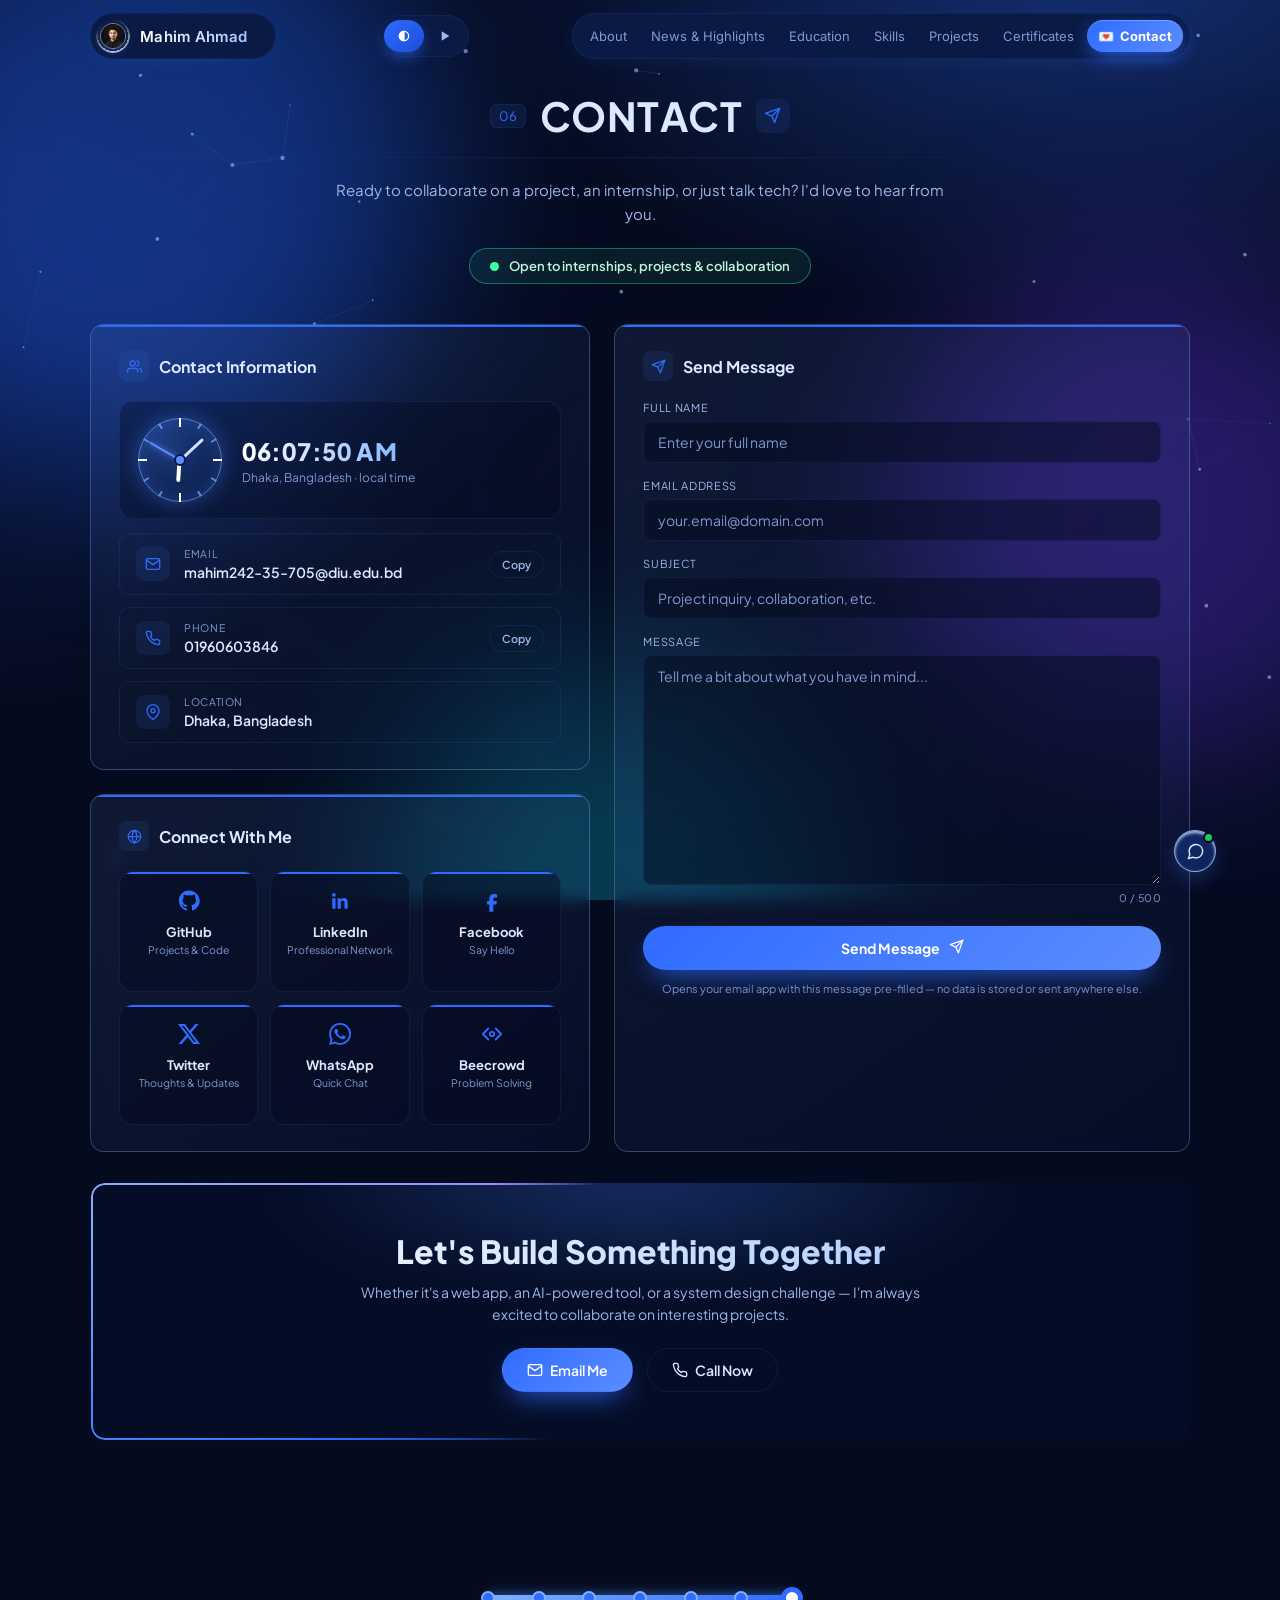
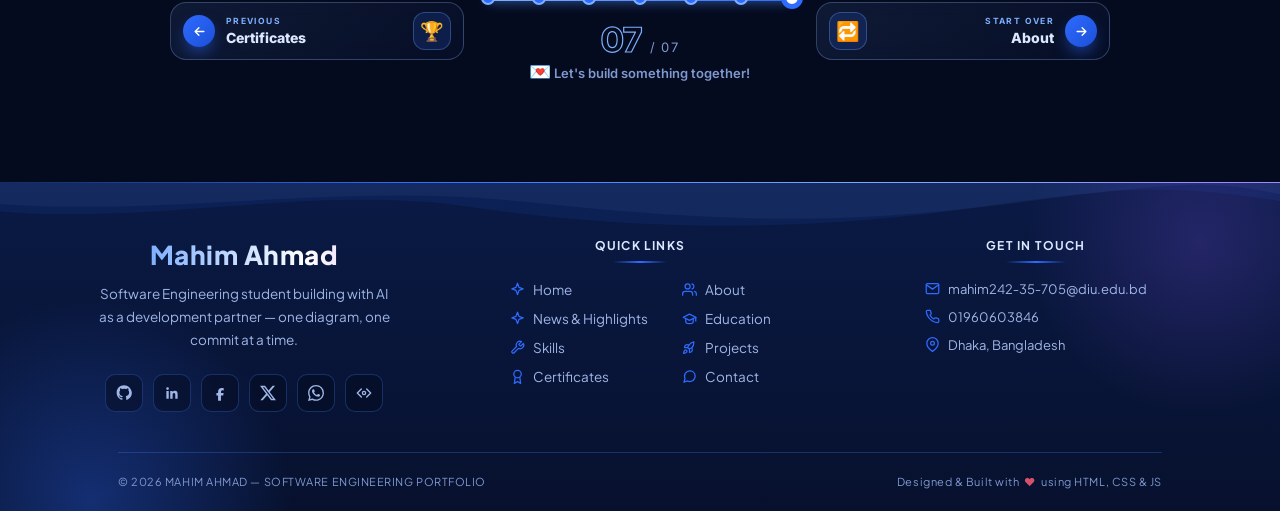
<file: contact.html>
<!doctype html>
<html lang="en">
<head>
  <meta charset="utf-8">
  <meta name="viewport" content="width=device-width, initial-scale=1">
  <title>Portfolio</title>
  <link rel="preconnect" href="https://fonts.googleapis.com">
  <link rel="preconnect" href="https://fonts.gstatic.com" crossorigin>
  <link href="https://fonts.googleapis.com/css2?family=Inter:wght@400;500;600;800&family=Plus+Jakarta+Sans:wght@400;500;600;700;800&display=swap" rel="stylesheet">
  <link rel="stylesheet" href="style.css?v=20262804">
  <link rel="stylesheet" href="projects.css?v=20261181">
  <link rel="stylesheet" href="contact.css?v=20261133">
  <link rel="stylesheet" href="footer.css?v=20261403">
</head>
<body data-title="Contact">

  <div class="pageload on" id="pageload" aria-hidden="true">
    <div class="pageload__name">MAHIM</div>
    <div class="pageload__bar"><i></i></div>
  </div>
  <script src="loader.js?v=20261319"></script>

  <header class="nav">
    <a class="nav__logo" id="logo" href="#home"></a>
    <button class="nav__toggle" id="navToggle" aria-label="Menu">☰</button>
    <nav class="nav__links" id="navLinks"></nav>
  </header>

  <main>
    <section class="contact-sec" id="contact" hidden>
      <div class="contact-wrap">
        <div class="sec-head">
          <span class="sec-num"><span id="contactNum"></span></span>
          <span class="sec-title" id="contactTitle"></span>
          <span class="sec-head-icon" id="contactHeadIcon"></span>
          <span class="sec-line"></span>
        </div>
        <p class="contact-sub-top" id="contactSub"></p>
        <div class="ct-status" id="ctStatus"></div>

        <div class="contact-grid">
          <div class="contact-col">
            <div class="contact-card">
              <div class="card-topbar"></div>
              <div class="contact-card-head"><span id="contactInfoIcon"></span><span id="contactInfoTitle"></span></div>
              <div class="ct-time" id="ctTime"></div>
              <div id="contactInfoList"></div>
            </div>
            <div class="contact-card">
              <div class="card-topbar"></div>
              <div class="contact-card-head"><span id="contactSocialIcon"></span><span id="contactSocialTitle"></span></div>
              <div class="social-grid" id="contactSocialList"></div>
            </div>
          </div>
          <div class="contact-col">
            <div class="contact-card">
              <div class="card-topbar"></div>
              <div class="contact-card-head"><span id="contactFormIcon"></span><span id="contactFormTitle"></span></div>
              <form id="contactForm" class="contact-form">
                <label class="cf-label" for="cfName">Full Name</label>
                <input class="cf-input" type="text" id="cfName" placeholder="Enter your full name" required>
                <label class="cf-label" for="cfEmail">Email Address</label>
                <input class="cf-input" type="email" id="cfEmail" placeholder="your.email@domain.com" required>
                <label class="cf-label" for="cfSubject">Subject</label>
                <input class="cf-input" type="text" id="cfSubject" placeholder="Project inquiry, collaboration, etc.">
                <label class="cf-label" for="cfMessage">Message</label>
                <textarea class="cf-input cf-textarea" id="cfMessage" rows="5" placeholder="Tell me a bit about what you have in mind..." required></textarea>
                <button type="submit" class="cf-submit">Send Message <span id="cfSubmitIcon"></span></button>
                <p class="cf-note" id="cfNote"></p>
              </form>
            </div>
          </div>
        </div>

        <div class="contact-cta">
          <h3 id="contactCtaTitle"></h3>
          <p id="contactCtaText"></p>
          <div class="contact-cta-buttons" id="contactCtaButtons"></div>
        </div>
      </div>
    </section>
  </main>

  <footer class="site-footer" id="siteFooter"></footer>

  <aside class="chat" id="chat" hidden aria-label="Chatbot">
    <header class="chat__head">
      <div><strong id="chatTitle"></strong><span id="chatSub"></span></div>
      <button type="button" id="chatClose" aria-label="Close chat">✕</button>
    </header>
    <div class="chat__log" id="chatLog" aria-live="polite"></div>
    <form class="chat__form" id="chatForm">
      <input id="chatInput" type="text" autocomplete="off" aria-label="Your message">
      <button type="submit">Send</button>
    </form>
  </aside>

  <script src="projects-fx.js?v=20261033"></script>
  <script src="contact.js?v=20261133"></script>
  <script src="footer.js?v=20261171"></script>
  <script src="script.js?v=20262704"></script>
</body>
</html>
</file>
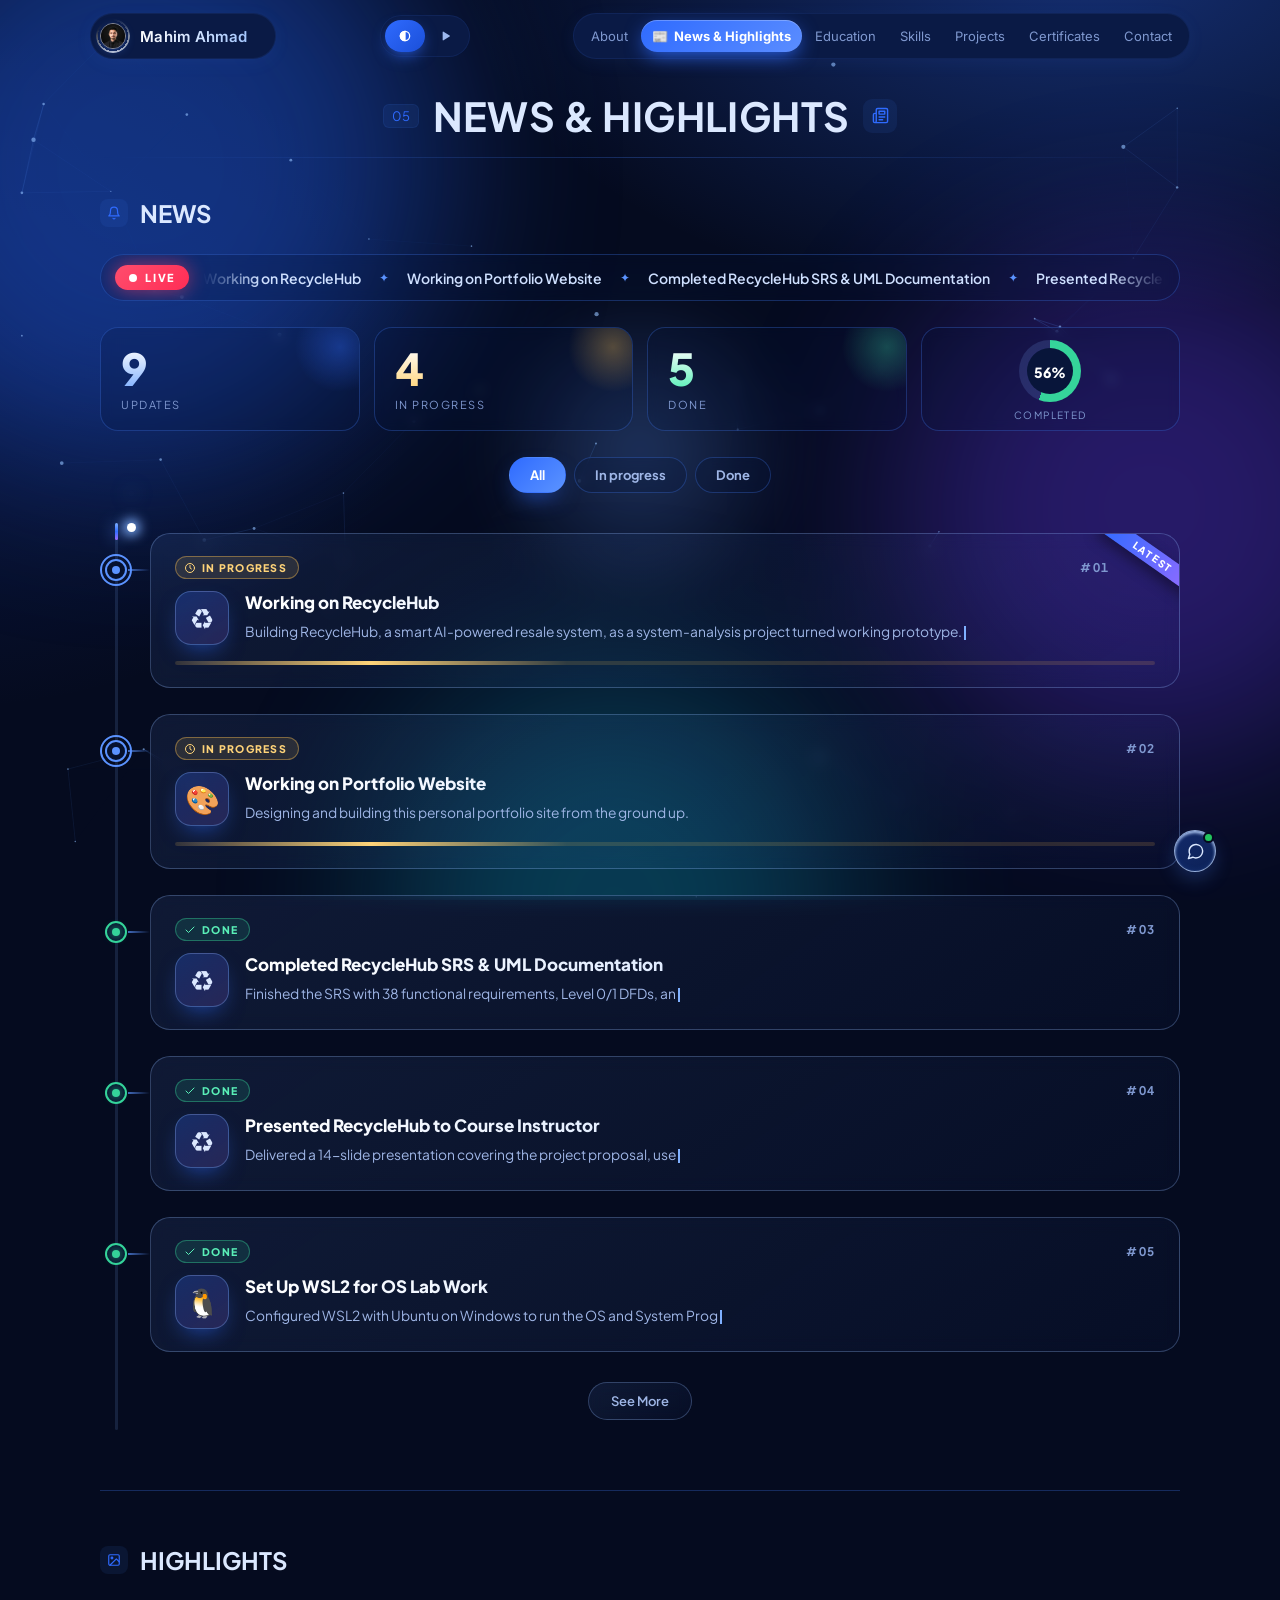
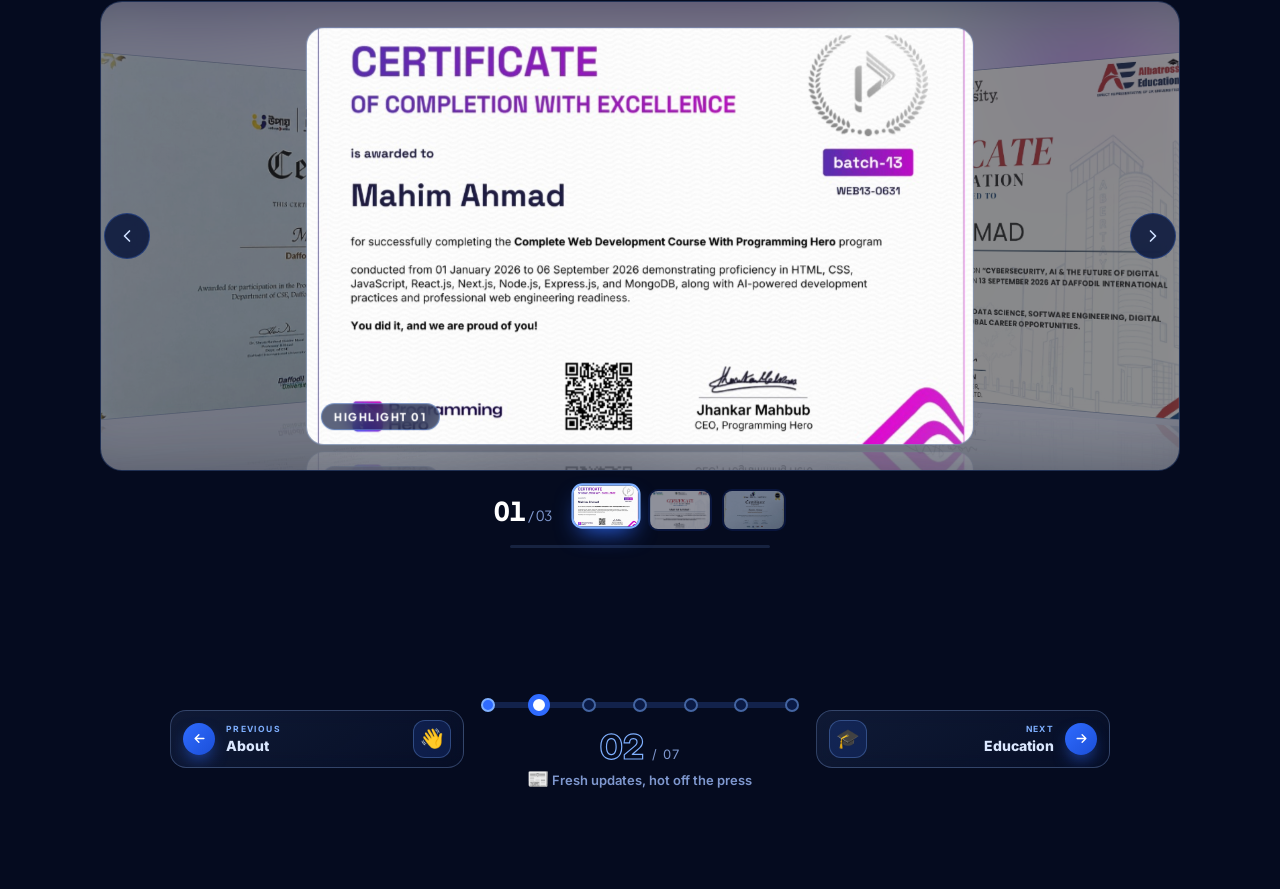
<file: news.html>
<!doctype html>
<html lang="en">
<head>
  <meta charset="utf-8">
  <meta name="viewport" content="width=device-width, initial-scale=1">
  <title>Portfolio</title>
  <link rel="preconnect" href="https://fonts.googleapis.com">
  <link rel="preconnect" href="https://fonts.gstatic.com" crossorigin>
  <link href="https://fonts.googleapis.com/css2?family=Inter:wght@400;500;600;800&family=Plus+Jakarta+Sans:wght@400;500;600;700;800&display=swap" rel="stylesheet">
  <link rel="stylesheet" href="style.css?v=20262804">
  <link rel="stylesheet" href="projects.css?v=20261181">
  <link rel="stylesheet" href="news.css?v=20261051">
</head>
<body data-title="News & Highlights">

  <div class="pageload on" id="pageload" aria-hidden="true">
    <div class="pageload__name">MAHIM</div>
    <div class="pageload__bar"><i></i></div>
  </div>
  <script src="loader.js?v=20261319"></script>

  <header class="nav">
    <a class="nav__logo" id="logo" href="#home"></a>
    <button class="nav__toggle" id="navToggle" aria-label="Menu">☰</button>
    <nav class="nav__links" id="navLinks"></nav>
  </header>

  <main>
    <section class="nw-sec" id="newsSec" hidden>
      <div class="nw-wrap">
        <div class="sec-head">
          <span class="sec-num"><span id="nwNum"></span></span>
          <span class="sec-title" id="nwTitle"></span>
          <span class="sec-head-icon" id="nwHeadIcon"></span>
          <span class="sec-line"></span>
        </div>
        <div class="sub-sec" id="nwNews" hidden>
          <div class="sub-head"><span class="sub-icon"></span><span class="sub-title"></span></div>
          <div id="newsList"></div>
        </div>
        <div class="sub-sec" id="nwHigh" hidden>
          <div class="sub-head"><span class="sub-icon"></span><span class="sub-title"></span></div>
          <div class="hl-wrap" id="hlWrap"></div>
        </div>
      </div>
    </section>
  </main>

  <aside class="chat" id="chat" hidden aria-label="Chatbot">
    <header class="chat__head">
      <div><strong id="chatTitle"></strong><span id="chatSub"></span></div>
      <button type="button" id="chatClose" aria-label="Close chat">✕</button>
    </header>
    <div class="chat__log" id="chatLog" aria-live="polite"></div>
    <form class="chat__form" id="chatForm">
      <input id="chatInput" type="text" autocomplete="off" aria-label="Your message">
      <button type="submit">Send</button>
    </form>
  </aside>

  <script src="news.js?v=20261052"></script>
  <script src="script.js?v=20262704"></script>
  <script src="totop.js?v=20261401"></script>
  <script src="projects-fx.js?v=20261033"></script>
</body>
</html>
</file>
<file: style.css>
:root {
  --mahim-size: clamp(110px, 24vw, 380px);   /* size of the big faded name; the play button is placed relative to it */
  --bg: #050b1f;
  --ink: #dbe8ff;
  --muted: #7f98cf;
  --accent: #2f6bff;
  --nav-h: 72px;
  --nav-bg: #0a1a45;                    /* navbar strip colour: change me */
  --nav-line: rgba(70, 130, 255, .10);    /* thin border around the menu */
  --nav-radius: 999px;                  /* roundness: 999px = pill, 14px = soft corners */
}

* { box-sizing: border-box; margin: 0; padding: 0; }
html { scroll-behavior: smooth; }

body {
  font-family: "Inter", system-ui, sans-serif;
  background: radial-gradient(900px 520px at 85% -5%, rgba(47,107,255,.38), transparent 70%), radial-gradient(700px 500px at -5% 40%, rgba(30,70,200,.22), transparent 70%), var(--bg);
  background-attachment: fixed;
  color: var(--ink);
  overflow-x: hidden;
}

a { color: inherit; text-decoration: none; }

/* ---------- Navbar ---------- */
.nav {
  position: fixed; inset: 0 0 auto 0; z-index: 20;
  height: var(--nav-h);
  display: flex; align-items: center; justify-content: space-between;
  padding: 0 clamp(20px, 5vw, 64px);
  background: transparent;
  pointer-events: none;          /* empty header area does not block clicks */
}
.nav > * { pointer-events: auto; }
.nav__logo {
  display: flex; align-items: center; gap: 10px; font-weight: 600; font-size: 15px; letter-spacing: .02em;
  /* same pill look as the menu on the right, only around the avatar + name */
  background: var(--nav-bg); padding: 5px 18px 5px 5px;
  border-radius: var(--nav-radius); border: 1px solid var(--nav-line);
  box-shadow: 0 4px 18px rgba(70, 130, 255, .07);
}
/* Ring avatar: silver arc (strong at bottom, fading out toward the top), gap, thin line, portrait */
.avatar-ring {
  --ring: 34px;
  position: relative; flex: none;
  width: var(--ring); height: var(--ring); border-radius: 50%;
}
.avatar-ring::before {
  content: ""; position: absolute; inset: 0; border-radius: 50%;
  background: conic-gradient(from 0deg,
    rgba(120,124,132,0) 0deg, rgba(120,124,132,.35) 50deg, #8d929c 95deg, #a3a8b2 130deg,
    #b8bbc3 160deg, #c9cbd1 180deg, #a9acb4 210deg, #7c7e86 240deg, #4a4b50 268deg,
    rgba(40,40,44,.35) 292deg, rgba(40,40,44,0) 320deg, rgba(120,124,132,0) 360deg);
  -webkit-mask: radial-gradient(farthest-side, transparent calc(100% - 2px), #000 calc(100% - 2px));
          mask: radial-gradient(farthest-side, transparent calc(100% - 2px), #000 calc(100% - 2px));
  filter: drop-shadow(0 1px 1px rgba(70,130,255,.25));
}
.avatar-ring img {
  position: absolute; inset: 4px;
  width: calc(100% - 8px); height: calc(100% - 8px);
  border-radius: 50%; object-fit: cover; display: block;
  background: #0a0a0a; border: 1.5px solid #8a8b90;
  box-shadow: 0 3px 10px rgba(70,130,255,.3);
}
.nav__links {
  display: flex; gap: 2px;
  background: var(--nav-bg);
  padding: 6px;
  border-radius: var(--nav-radius);
  border: 1px solid var(--nav-line);
  box-shadow: 0 4px 18px rgba(70, 130, 255, .07);
}
.nav__links a {
  font-size: 13px; color: var(--muted); white-space: nowrap;
  padding: 8px 11px; border-radius: 999px;
  transition: color .2s, background .2s;
}
.nav__links a:hover { color: var(--ink); background: rgba(70, 130, 255, .05); }
.nav__links a.active { color: var(--ink); background: rgba(70, 130, 255, .11); }
.nav__toggle { display: none; background: none; border: 0; font-size: 24px; cursor: pointer; color: var(--ink); }

/* ---------- Hero ---------- */
.hero {
  position: relative;
  min-height: 100vh;
  padding: calc(var(--nav-h) + 24px) clamp(20px, 5vw, 64px) 40px;
  display: grid;
  grid-template-columns: 1fr 1.5fr 1fr;
  grid-template-rows: 1fr auto;
  align-items: end;
  overflow: hidden;
}

.hero__bgname {
  position: absolute; left: 50%; top: 46%;
  transform: translate(-50%, -50%);
  font-weight: 800;
  font-size: var(--mahim-size);
  letter-spacing: -.04em;
  color: var(--ink);
  opacity: .045;
  white-space: nowrap;
  text-transform: uppercase;
  user-select: none; pointer-events: none;
}

.hero__text { grid-column: 1; grid-row: 2; align-self: end; position: relative; z-index: 2; padding-bottom: 12px; }
.hero__role {
  font-size: clamp(40px, 6vw, 92px);
  line-height: .98; letter-spacing: -.03em; font-weight: 800;
  max-width: 6.5em;
}
.hero__sub { margin-top: 18px; color: var(--muted); font-size: clamp(13px, 1.2vw, 16px); }

.hero__photo {
  grid-column: 2; grid-row: 1 / span 2;
  align-self: end; justify-self: center;
  position: relative; /* no z-index: keeps multiply-blend working with the page background */
  height: min(calc(100vh - var(--nav-h)), 1000px);   /* fills the screen under the navbar */
  margin-bottom: -40px; /* video sits on the bottom edge */
  display: flex; align-items: flex-end;
}
.hero__clock {
  grid-column: 3; grid-row: 2; align-self: end; justify-self: end;
  position: relative; z-index: 2; text-align: center;
  margin: 0 40px 74px 0;
  font-family: "Space Grotesk", "Plus Jakarta Sans", system-ui, sans-serif; color: var(--ink);
}
.hero__clock[hidden] { display: none; }
.ck-row { display: flex; align-items: center; justify-content: center; gap: 7px; }
.ck-tile {
  position: relative; width: clamp(38px, 3.6vw, 54px); height: clamp(54px, 5.2vw, 76px);
  display: flex; align-items: center; justify-content: center;
  background: #0a1a45; color: #dbe8ff; border: 1px solid rgba(70,130,255,.4); border-radius: 12px;
  font-size: clamp(32px, 3.2vw, 46px); font-weight: 500; font-variant-numeric: tabular-nums; line-height: 1;
  box-shadow: 0 10px 20px -10px rgba(70, 130, 255, .75), inset 0 1px 0 rgba(190, 215, 255, .08);
}
.ck-tile::after { content: ""; position: absolute; left: 0; right: 0; top: 50%; height: 1px; background: rgba(190, 215, 255, .2); }
.ck-tile.flip { animation: ck-flip .5s cubic-bezier(.3, .7, .3, 1); }
@keyframes ck-flip { 0% { transform: perspective(300px) rotateX(-90deg); opacity: .2; } 100% { transform: perspective(300px) rotateX(0); opacity: 1; } }
.ck-colon { font-size: clamp(24px, 2.4vw, 34px); font-weight: 600; color: #2f6bff; margin: 0 1px; animation: ck-blink 1s steps(1) infinite; }
@keyframes ck-blink { 50% { opacity: .25; } }
.ck-side { display: flex; flex-direction: column; align-items: flex-start; gap: 6px; margin-left: 8px; font-size: 12px; font-weight: 700; letter-spacing: .1em; color: var(--muted); }
.ck-side b { color: var(--ink); font-weight: 700; }
.ck-side span { font-variant-numeric: tabular-nums; font-weight: 500; }
.ck-side b:empty, .ck-side span:empty { display: none; }
.ck-date { margin-top: 14px; font-size: 13px; letter-spacing: .06em; color: var(--muted); font-weight: 500; }
@media (prefers-reduced-motion: reduce) { .ck-tile.flip, .ck-colon { animation: none; } }
.hero__actions {
  grid-column: 3; grid-row: 2; align-self: end; justify-self: end;
  position: relative; z-index: 2;
  display: flex; flex-direction: column; align-items: stretch; gap: 12px;
  padding-bottom: 12px;
}
.btn {
  display: inline-flex; align-items: center; justify-content: center;
  padding: 11px 22px; border-radius: 999px;
  font: inherit; font-size: 13px; font-weight: 500; cursor: pointer;
  border: 1.5px solid transparent; text-align: center;
  transition: transform .2s, box-shadow .2s, background .2s, color .2s;
}
.btn:hover { transform: translateY(-2px); box-shadow: 0 8px 20px rgba(70,130,255,.2); }
.btn--primary { background: var(--accent); color: #ffffff; }
.btn--outline { background: var(--nav-bg); color: var(--accent); border-color: var(--accent); }
.btn--outline:hover { background: var(--accent); color: #ffffff; }
.btn--accent { background: linear-gradient(135deg, #2f6bff, #7fb0ff); color: #ffffff; }

.btn svg { width: 18px; height: 18px; flex: none; fill: none; stroke: currentColor; stroke-width: 2; stroke-linecap: round; stroke-linejoin: round; }
.btn { gap: 10px; }

/* transparent rounded button with icon (e.g. Download CV) */
.btn--dark {
  background: transparent; color: var(--ink);
  border-color: rgba(70, 130, 255, .55); border-radius: 18px; padding: 12px 24px; font-size: 14px;
  box-shadow: none;
}
.btn--dark:hover { background: rgba(70, 130, 255, .07); box-shadow: none; }

/* transparent button with a lighter outline (e.g. Explore work) */
.btn--glass {
  background: transparent; color: var(--ink);
  border-color: rgba(70, 130, 255, .28); border-radius: 18px; padding: 12px 24px; font-size: 14px;
  box-shadow: none;
}
.btn--glass:hover { background: rgba(70, 130, 255, .07); box-shadow: none; }

/* round glass chat button with a green "online" dot */
.btn--orb {
  position: relative; align-self: flex-end;
  width: 42px; height: 42px; padding: 0; border-radius: 50%;
  background: linear-gradient(145deg, #12296a, #0d2257); color: #dbe8ff;
  border-color: rgba(190, 215, 255, .75);
  box-shadow: 0 8px 18px rgba(70, 130, 255, .22), inset 0 2px 3px rgba(190, 215, 255, .85), inset 0 -2px 5px rgba(70, 130, 255, .08);
}
.btn--orb svg { width: 19px; height: 19px; stroke-width: 1.8; }
.btn--orb:hover { transform: scale(1.07); }
.btn--orb .dot {
  position: absolute; top: 1px; right: 1px; width: 11px; height: 11px; border-radius: 50%;
  background: #22c55e; border: 2px solid var(--bg);
  animation: pulse 2.2s infinite;
}
@keyframes pulse {
  0%   { box-shadow: 0 0 0 0 rgba(34, 197, 94, .55); }
  70%  { box-shadow: 0 0 0 7px rgba(34, 197, 94, 0); }
  100% { box-shadow: 0 0 0 0 rgba(34, 197, 94, 0); }
}
@media (prefers-reduced-motion: reduce) { .btn--orb .dot { animation: none; } }

/* small round play button: top-right of the hero, under the navbar */
.voice {
  position: absolute; z-index: 3;
  /* sits just above the last letter (M) of the big name: cap-height of the letters = 0.364 x size above the text centre (46%) */
  top: calc(46% - 0.364 * var(--mahim-size) - 12px - 36px);
  left: calc(50% + 1.72 * var(--mahim-size) - 53px);
  width: 36px; height: 36px; border-radius: 50%;
  display: grid; place-items: center; padding: 0;
  border: 1.5px solid rgba(70, 130, 255, .75); background: transparent; color: var(--ink); cursor: pointer;
  transition: transform .2s, background .2s;
}
.voice:hover { transform: scale(1.08); background: rgba(70, 130, 255, .07); }
.voice svg { width: 14px; height: 14px; fill: currentColor; }
.voice[hidden] { display: none; }

/* desktop: hero content starts right under the navbar */
@media (min-width: 981px) { .hero { padding-top: var(--nav-h); } }

/* ---------- Mobile ---------- */
@media (max-width: 1060px) {
  .nav__toggle { display: block; }
  .nav__links {
    position: absolute; top: calc(var(--nav-h) - 6px);
    right: clamp(20px, 5vw, 64px); left: clamp(20px, 5vw, 64px);
    flex-direction: column; gap: 0;
    padding: 0; border-width: 0; border-radius: 20px; box-shadow: none;
    max-height: 0; overflow: hidden; transition: max-height .3s;
  }
  .nav__links.open {
    max-height: 380px; padding: 6px 0; border-width: 1px;
    box-shadow: 0 10px 30px rgba(70, 130, 255, .12);
  }
  .nav__links a { padding: 13px 22px; border-radius: 14px; }

  .hero { grid-template-columns: 1fr; grid-template-rows: auto auto auto; align-items: start; text-align: center; }
  .hero__photo { grid-column: 1; grid-row: 2; height: 52vh; }
  .hero__text { grid-column: 1; grid-row: 1; margin-top: 12px; }
  .hero__role { max-width: none; font-size: clamp(36px, 11vw, 60px); }
  .hero__actions { grid-column: 1; grid-row: 3; flex-direction: row; flex-wrap: wrap; justify-content: center; justify-self: center; margin-top: 16px; min-width: 0; }
  .btn { padding: 10px 18px; }
  .btn--dark, .btn--glass { padding: 12px 20px; }
  .voice { top: calc(var(--nav-h) + 8px); left: auto; right: clamp(20px, 5vw, 64px); }
  .hero__bgname { top: 38%; }
  .hero__clock { grid-column: 1; grid-row: 4; justify-self: center; margin: 24px 0 10px; }
}

/* ---------- Hero video ---------- */
.hero__photo video {
  height: 100%; width: auto; max-width: 100%; object-fit: contain; object-position: center bottom;
  /* assets/intro.webm already has a transparent background (alpha), so no blend/filter is needed */
}

/* ---------- Optional "click to enter" splash ---------- */
.splash {
  position: fixed; inset: 0; z-index: 100;
  background: var(--bg);
  display: flex; flex-direction: column; align-items: center; justify-content: center; gap: 28px;
  transition: opacity .5s;
}
.splash[hidden] { display: none; }
.splash.hide { opacity: 0; pointer-events: none; }
.splash__name { font-size: clamp(32px, 7vw, 72px); font-weight: 800; letter-spacing: -.03em; }
.splash__btn {
  background: var(--accent); color: #ffffff; border: 0; border-radius: 999px;
  padding: 14px 32px; font-size: 15px; cursor: pointer;
}

/* ---------- Chatbot panel ---------- */
.chat {
  position: fixed; right: 24px; bottom: 24px; z-index: 60;
  width: min(380px, calc(100vw - 32px)); height: min(540px, 72vh);
  display: flex; flex-direction: column;
  background: var(--nav-bg); border: 1px solid var(--nav-line);
  border-radius: 22px; box-shadow: 0 20px 60px rgba(70,130,255,.22);
  overflow: hidden;
  opacity: 0; transform: translateY(14px) scale(.98);
  transition: opacity .2s, transform .2s;
}
.chat[hidden] { display: none; }
.chat.show { opacity: 1; transform: none; }
.chat__head {
  display: flex; align-items: center; justify-content: space-between; gap: 12px;
  padding: 14px 16px; background: var(--accent); color: #ffffff;
}
.chat__head strong { display: block; font-size: 15px; }
.chat__head span { font-size: 12px; opacity: .75; }
.chat__head button { background: none; border: 0; color: #ffffff; font-size: 18px; cursor: pointer; padding: 4px 8px; }
.chat__log { flex: 1; overflow-y: auto; padding: 16px; display: flex; flex-direction: column; gap: 10px; }
.msg { max-width: 85%; padding: 10px 14px; border-radius: 16px; font-size: 14px; line-height: 1.45; white-space: pre-wrap; word-wrap: break-word; }
.msg--bot { align-self: flex-start; background: #0d2257; color: var(--ink); border-bottom-left-radius: 4px; }
.msg--user { align-self: flex-end; background: var(--accent); color: #ffffff; border-bottom-right-radius: 4px; }
.msg.typing { opacity: .6; animation: pulse 1s infinite; }
@keyframes pulse { 50% { opacity: .25; } }
.chat__form { display: flex; gap: 8px; padding: 12px; border-top: 1px solid var(--nav-line); }
.chat__form input {
  flex: 1; min-width: 0; font: inherit; font-size: 14px; padding: 11px 16px;
  border: 1px solid var(--nav-line); border-radius: 999px; background: #0a1a45; color: var(--ink); outline: none;
}
.chat__form input:focus { border-color: var(--accent); }
.chat__form button {
  border: 0; border-radius: 999px; padding: 0 20px; font: inherit; font-size: 14px;
  background: var(--accent); color: #ffffff; cursor: pointer;
}
@media (max-width: 520px) { .chat { right: 16px; bottom: 16px; height: min(78vh, 560px); } }

/* name turns light while the navbar sits over a dark section */
.nav__logo { transition: color .25s ease; }

/* ---------- Page loader (while a page opens) ---------- */
.pageload {
  position: fixed; inset: 0; z-index: 500; background: #040919; color: #dbe8ff;
  display: flex; flex-direction: column; align-items: center; justify-content: center; gap: 18px;
  transform: translateY(-100%); visibility: hidden; pointer-events: none; border-radius: 0 0 50% 50% / 0 0 8vh 8vh;
  transition: transform .45s cubic-bezier(.76, 0, .24, 1), border-radius .45s ease, visibility 0s linear .45s;
}
.pageload.on { transform: none; visibility: visible; pointer-events: auto; border-radius: 0; transition: transform .35s cubic-bezier(.76, 0, .24, 1), border-radius .35s ease, visibility 0s; }
.pageload { gap: 26px; background: radial-gradient(60% 50% at 50% 42%, #0b1e55 0%, #040919 70%); }
.pageload::before { content: ""; position: absolute; inset: 0; pointer-events: none; opacity: .5; background-image: linear-gradient(rgba(110,160,255,.07) 1px, transparent 1px), linear-gradient(90deg, rgba(110,160,255,.07) 1px, transparent 1px); background-size: 46px 46px; -webkit-mask-image: radial-gradient(circle at 50% 45%, #000, transparent 65%); mask-image: radial-gradient(circle at 50% 45%, #000, transparent 65%); animation: pl-grid 6s linear infinite; }
@keyframes pl-grid { to { background-position: 46px 46px; } }
.pl-stage { position: relative; width: clamp(180px, 46vw, 240px); aspect-ratio: 1; perspective: 700px; transform-style: preserve-3d; }
.pl-ring { position: absolute; inset: 0; width: 100%; height: 100%; transform: rotate(-90deg); overflow: visible; filter: drop-shadow(0 0 8px rgba(47,107,255,.7)); }
.pl-track { fill: none; stroke: rgba(150,190,255,.12); stroke-width: 2.5; }
.pl-arc { fill: none; stroke: url(#plg); stroke-width: 3.5; stroke-linecap: round; stroke-dasharray: 100; stroke-dashoffset: 100; transition: stroke-dashoffset .15s linear; }
.pl-orbit { position: absolute; inset: 14%; border-radius: 50%; border: 1px solid rgba(127,176,255,.28); transform-style: preserve-3d; transform: rotateZ(var(--r)) rotateX(68deg); }
.pl-spin { position: absolute; inset: -1px; border-radius: 50%; animation: pl-orb 2.4s linear infinite; }
.pl-sat { position: absolute; left: 50%; top: -5px; width: 10px; height: 10px; margin-left: -5px; border-radius: 50%; background: #cfe2ff; box-shadow: 0 0 12px 3px rgba(80,140,255,.95), 0 0 28px 6px rgba(47,107,255,.5); }
@keyframes pl-orb { to { transform: rotate(360deg); } }
.pl-core { position: absolute; inset: 31%; border-radius: 50%; display: flex; flex-direction: column; align-items: center; justify-content: center; background: radial-gradient(circle at 35% 30%, #4a86ff, #1b3fa8 70%); box-shadow: 0 0 40px rgba(47,107,255,.65), inset 0 0 22px rgba(255,255,255,.18); animation: pl-pulse 1.6s ease-in-out infinite; }
.pl-core b { font-size: clamp(30px, 8vw, 42px); font-weight: 800; line-height: 1; color: #fff; text-shadow: 0 0 14px rgba(255,255,255,.6); }
.pl-pct { font-size: 12px; font-weight: 700; letter-spacing: .08em; color: rgba(225,238,255,.85); font-variant-numeric: tabular-nums; margin-top: 2px; }
.pl-pct::after { content: "%"; opacity: .7; }
@keyframes pl-pulse { 50% { transform: scale(1.07); box-shadow: 0 0 56px rgba(47,107,255,.9), inset 0 0 22px rgba(255,255,255,.22); } }
.pl-name { display: flex; gap: .32em; font-size: clamp(14px, 3.4vw, 18px); font-weight: 700; letter-spacing: .3em; color: #9cc2ff; }
.pl-name span { display: inline-block; animation: pl-wave 1.2s ease-in-out infinite; }
@keyframes pl-wave { 0%, 100% { transform: translateY(0); opacity: .45; } 40% { transform: translateY(-5px); opacity: 1; color: #fff; } }
.pl-status { font-family: ui-monospace, "SF Mono", Consolas, monospace; font-size: 13px; color: rgba(190,215,255,.75); min-height: 1.4em; display: flex; align-items: center; gap: 6px; }
.pl-status em { font-style: normal; color: #4ade80; }
.pl-status u { display: inline-block; width: 7px; height: 14px; background: #4ade80; text-decoration: none; animation: pl-blink 1s steps(1) infinite; }
@keyframes pl-blink { 50% { opacity: 0; } }
@media (prefers-reduced-motion: reduce) { .pl-spin, .pl-core, .pl-name span, .pageload::before { animation: none; } }

/* chat button on pages other than home */
.chat-fab[hidden] { display: none; }
.chat-fab { position: fixed; right: clamp(20px, 5vw, 64px); bottom: 28px; z-index: 15; }


/* ---------- Previous / Next page buttons ----------
   One wide rounded bar (slightly darker cream) with a small cream pill at each end. */
.page-nav {
  max-width: 1100px; margin: 30px auto 100px; width: calc(100% - 2 * clamp(20px, 5vw, 64px));
  padding: 8px; border-radius: 999px;
  display: grid; grid-template-columns: 1fr auto 1fr; align-items: center; gap: 12px;
  background: #0c1f52; border: 1px solid rgba(70, 130, 255, .07);
  box-shadow: inset 0 1px 3px rgba(70, 130, 255, .07);
}
.page-nav__prev { grid-column: 1; justify-self: start; }
.page-nav__fun { grid-column: 2; font-size: 13px; font-weight: 600; color: var(--muted); text-align: center; white-space: nowrap; }
.page-nav__emoji { display: inline-block; font-size: 19px; vertical-align: -2px; margin-right: 2px; animation: pn-wiggle 2.6s ease-in-out infinite; transform-origin: 50% 70%; }
@keyframes pn-wiggle { 0%, 60%, 100% { transform: rotate(0) scale(1); } 70% { transform: rotate(-14deg) scale(1.18); } 80% { transform: rotate(12deg) scale(1.18); } 90% { transform: rotate(-6deg) scale(1.08); } }
.page-nav__btn {
  display: inline-flex; align-items: center; gap: 12px; min-width: 0;
  padding: 6px 22px 6px 6px; border-radius: 999px; background: var(--nav-bg);
  border: 1px solid var(--nav-line); box-shadow: 0 3px 10px rgba(70, 130, 255, .08);
  transition: transform .2s ease, box-shadow .2s ease;
}
.page-nav__btn:hover { transform: translateY(-2px); box-shadow: 0 8px 18px rgba(70, 130, 255, .12); }
.page-nav__next { grid-column: 3; justify-self: end; padding: 6px 6px 6px 22px; text-align: right; }
.page-nav__icon {
  flex: none; width: 34px; height: 34px; border-radius: 50%;
  display: flex; align-items: center; justify-content: center;
  background: #0c1f52; color: var(--ink);
  transition: background .2s, color .2s, box-shadow .2s;
}
.page-nav__icon svg { width: 16px; height: 16px; fill: none; stroke: currentColor; stroke-width: 2; stroke-linecap: round; stroke-linejoin: round; }
.page-nav__prev .page-nav__icon svg { transform: rotate(180deg); }
.page-nav__btn:hover .page-nav__icon, .page-nav__btn:focus-visible .page-nav__icon { background: linear-gradient(135deg, #2f6bff, #1b4fd8) !important; color: #ffffff !important; box-shadow: 0 0 0 4px rgba(47, 107, 255, .22), 0 6px 16px rgba(47, 107, 255, .45); }
.page-nav__text { display: flex; flex-direction: column; gap: 2px; min-width: 0; }
.page-nav__next .page-nav__text { align-items: flex-end; }
.page-nav__label { font-size: 9.5px; letter-spacing: .14em; text-transform: uppercase; color: var(--muted); font-weight: 700; }
.page-nav__title { font-size: 14.5px; font-weight: 700; color: var(--ink); white-space: nowrap; overflow: hidden; text-overflow: ellipsis; }
@media (max-width: 760px) { .page-nav { grid-template-columns: 1fr 1fr; } .page-nav__fun { display: none; } }
@media (max-width: 560px) { .page-nav { margin-bottom: 90px; padding: 6px; gap: 8px; } .page-nav__btn { padding-right: 14px; } .page-nav__next { padding-left: 14px; padding-right: 6px; } .page-nav__title { font-size: 13px; max-width: 26vw; } }


/* ---------- Page background video (news, education, skills, projects, certificates, contact) ---------- */
.page-bg { position: fixed; inset: 0; z-index: -1; overflow: hidden; opacity: 0; transition: opacity .8s ease; pointer-events: none; background: var(--bg); }
.page-bg.on { opacity: 1; }
.page-bg video { position: absolute; inset: 0; width: 100%; height: 100%; object-fit: cover; }
.page-bg__shade { position: absolute; inset: 0; background: linear-gradient(180deg, rgba(5, 11, 31, calc(var(--bg-shade, .55) + .15)) 0%, rgba(5, 11, 31, var(--bg-shade, .55)) 40%, rgba(5, 11, 31, calc(var(--bg-shade, .55) + .2)) 100%); }
body.has-bg main > section { background: transparent !important; }
body.has-bg .site-footer { background: rgba(10, 26, 69, .82); -webkit-backdrop-filter: blur(8px); backdrop-filter: blur(8px); }

/* ---------- Glass cards when a page has a background video: cards become see-through (change --card-glass to taste: 0 = fully clear, 1 = solid) ---------- */
body.has-bg { --card-glass: .22; --card-blur: 6px; }
body.has-bg main > section { --bg-alt: rgba(8, 20, 58, var(--card-glass)); --bg: rgba(5, 11, 31, calc(var(--card-glass) + .1)); }
body.has-bg .skill-card, body.has-bg .service-card, body.has-bg .cert-card, body.has-bg .contact-card, body.has-bg .contact-cta,
body.has-bg .edu-card, body.has-bg .lang-card, body.has-bg .value-card, body.has-bg .proj-card, body.has-bg .gh-stat-card,
body.has-bg .gh-chart-card, body.has-bg .hl-frame, body.has-bg .nl-more, body.has-bg .gh-cta a, body.has-bg .page-nav {
  -webkit-backdrop-filter: blur(var(--card-blur)); backdrop-filter: blur(var(--card-blur));
}
body.has-bg .site-footer { background: rgba(8, 20, 58, calc(var(--card-glass) + .25)); }

/* pop-ups, hover cards and modal boxes stay solid (they sit on top of other text, so they must not be see-through) */
body.has-bg .skill-pop, body.has-bg .skill-modal-box, body.has-bg .ex-box, body.has-bg .cx-box, body.has-bg .px-box {
  background: #0a1a45 !important; -webkit-backdrop-filter: none; backdrop-filter: none;
}


/* ---------- Page switcher (Previous / Next + progress) ---------- */
@property --pnang { syntax: "<angle>"; initial-value: 0deg; inherits: false; }
.pn { max-width: 1100px; margin: 40px auto 100px; width: calc(100% - 2 * clamp(20px, 5vw, 64px)); display: grid; grid-template-columns: minmax(0, 1fr) minmax(0, 1.1fr) minmax(0, 1fr); align-items: center; gap: 18px; }
.pn-gap { min-height: 1px; }
.pn-card { position: relative; overflow: hidden; display: flex; align-items: center; gap: 14px; min-width: 0; padding: 14px 16px; border-radius: 22px; color: var(--ink);
  background: rgba(10,26,69,.62); border: 1px solid rgba(70,130,255,.28); -webkit-backdrop-filter: blur(8px); backdrop-filter: blur(8px);
  opacity: 0; transform: translateY(28px); transition: opacity .7s, transform .7s cubic-bezier(.16,1,.3,1), border-color .25s, box-shadow .25s; }
.pn.in .pn-card { opacity: 1; transform: none; }
.pn.in .pn-next { transition-delay: .12s; }
.pn-card::before { content: ""; position: absolute; inset: 0; padding: 2px; border-radius: inherit; pointer-events: none; opacity: 0; transition: opacity .3s;
  background: conic-gradient(from var(--pnang), transparent 0 55%, #2f6bff, #7fb0ff, #b58bff, transparent 95%);
  -webkit-mask: linear-gradient(#000 0 0) content-box, linear-gradient(#000 0 0); -webkit-mask-composite: xor; mask: linear-gradient(#000 0 0) content-box exclude, linear-gradient(#000 0 0); animation: pnSpin 3s linear infinite paused; }
@keyframes pnSpin { to { --pnang: 360deg; } }
.pn-card::after { content: ""; position: absolute; inset: 0; pointer-events: none; opacity: 0; transition: opacity .3s; background: radial-gradient(220px circle at var(--mx, 50%) var(--my, 50%), rgba(110,170,255,.25), transparent 65%); }
.pn-card:hover { transform: translateY(-5px); box-shadow: 0 20px 44px -18px rgba(47,107,255,.85); border-color: transparent; }
.pn-card:hover::before { opacity: 1; animation-play-state: running; }
.pn-card:hover::after { opacity: 1; }
.pn-card > * { position: relative; z-index: 1; }
.pn-shine { position: absolute !important; inset: 0; z-index: 0 !important; pointer-events: none; background: linear-gradient(110deg, transparent 38%, rgba(255,255,255,.14) 50%, transparent 62%); transform: translateX(-130%); }
.pn-card:hover .pn-shine { transform: translateX(130%); transition: transform .9s ease; }
.pn-next { flex-direction: row; text-align: right; justify-content: flex-end; }
.pn-prev { text-align: left; }
.pn-emoji { flex: none; width: 52px; height: 52px; border-radius: 16px; display: flex; align-items: center; justify-content: center; font-size: 26px; background: rgba(47,107,255,.16); border: 1px solid rgba(127,176,255,.3); transition: transform .35s cubic-bezier(.34,1.56,.64,1); }
.pn-card:hover .pn-emoji { transform: scale(1.16) rotate(-8deg); }
.pn-text { display: flex; flex-direction: column; gap: 3px; min-width: 0; flex: 1; }
.pn-next .pn-text { align-items: flex-end; }
.pn-label { font-size: 9.5px; letter-spacing: .16em; text-transform: uppercase; font-weight: 700; color: #7fb0ff; }
.pn-title { font-size: 16px; font-weight: 800; white-space: nowrap; overflow: hidden; text-overflow: ellipsis; max-width: 100%; }
.pn-arrow { flex: none; width: 40px; height: 40px; border-radius: 50%; display: flex; align-items: center; justify-content: center; color: #fff; background: linear-gradient(135deg, #2f6bff, #1b4fd8); box-shadow: 0 8px 18px -6px rgba(47,107,255,.9); transition: transform .3s cubic-bezier(.34,1.56,.64,1); }
.pn-arrow svg { width: 17px; height: 17px; fill: none; stroke: currentColor; stroke-width: 2.2; stroke-linecap: round; stroke-linejoin: round; }
.pn-prev .pn-arrow svg { transform: rotate(180deg); }
.pn-next:hover .pn-arrow { transform: translateX(6px) scale(1.1); } .pn-prev:hover .pn-arrow { transform: translateX(-6px) scale(1.1); }

.pn-mid { display: flex; flex-direction: column; align-items: center; gap: 22px; padding: 0 10px; opacity: 0; transform: translateY(20px); transition: opacity .8s .1s, transform .8s .1s cubic-bezier(.16,1,.3,1); }
.pn.in .pn-mid { opacity: 1; transform: none; }
.pn-track { position: relative; width: 100%; height: 6px; margin: 14px 12px 0; border-radius: 6px; background: rgba(70,130,255,.2); }
.pn-fill { position: absolute; left: 0; top: 0; bottom: 0; width: 0; border-radius: 6px; background: linear-gradient(90deg, #7fb0ff, #2f6bff); box-shadow: 0 0 12px rgba(80,150,255,.8); transition: width 1.4s cubic-bezier(.16,1,.3,1) .3s; }
.pn.in .pn-fill { width: var(--p); }
.pn-dot { position: absolute; top: 50%; left: var(--l); width: 14px; height: 14px; margin: -7px 0 0 -7px; border-radius: 50%; background: #0a1a45; border: 2px solid rgba(127,176,255,.5); transition: transform .25s, background .25s, border-color .25s; }
.pn-dot.done { background: #2f6bff; border-color: #7fb0ff; }
.pn-dot.now { width: 22px; height: 22px; margin: -11px 0 0 -11px; background: #fff; border: 5px solid #2f6bff; animation: pnPulse 2s infinite; z-index: 2; }
@keyframes pnPulse { 0% { box-shadow: 0 0 0 0 rgba(80,150,255,.8); } 100% { box-shadow: 0 0 0 16px rgba(80,150,255,0); } }
.pn-dot:hover { transform: scale(1.5); background: #7fb0ff; }
.pn-tip { position: absolute; bottom: 24px; left: 50%; transform: translate(-50%, 6px) scale(.9); opacity: 0; pointer-events: none; white-space: nowrap; font-size: 11px; font-weight: 700; color: #fff; padding: 4px 10px; border-radius: 999px; background: #0a1a45; border: 1px solid #2f6bff; transition: .2s; }
.pn-dot:hover .pn-tip { opacity: 1; transform: translate(-50%, 0) scale(1); }
.pn-info { display: flex; flex-wrap: wrap; align-items: baseline; justify-content: center; gap: 4px 8px; text-align: center; }
.pn-count { font-size: 34px; font-weight: 800; line-height: 1; color: transparent; -webkit-text-stroke: 1.2px #7fb0ff; }
.pn-of { font-size: 13px; color: var(--muted, #7f98cf); letter-spacing: .08em; }
.pn-fun { flex-basis: 100%; font-size: 13px; font-weight: 600; color: var(--muted, #9fb6e6); }
.pn-fe { display: inline-block; font-size: 18px; animation: pn-wiggle 2.6s ease-in-out infinite; transform-origin: 50% 70%; }
@media (max-width: 860px) {
  .pn { grid-template-columns: 1fr 1fr; gap: 14px; margin-bottom: 90px; }
  .pn-mid { grid-column: 1 / -1; grid-row: 1; padding: 0 16px; }
  .pn-gap { display: none; }
  .pn-card { padding: 11px 12px; gap: 10px; border-radius: 18px; }
  .pn-emoji { width: 42px; height: 42px; font-size: 21px; border-radius: 13px; } .pn-arrow { width: 34px; height: 34px; }
  .pn-title { font-size: 13.5px; }
}
@media (max-width: 480px) { .pn-emoji { display: none; } .pn-card:only-of-type { grid-column: 1 / -1; } }
@media (prefers-reduced-motion: reduce) { .pn-card, .pn-mid { opacity: 1; transform: none; } .pn-dot.now, .pn-fe, .pn-card::before { animation: none; } }

/* slimmer prev / next cards */
.pn { gap: 14px; }
.pn-card { padding: 9px 12px; gap: 11px; border-radius: 16px; }
.pn-emoji { width: 38px; height: 38px; font-size: 19px; border-radius: 12px; }
.pn-arrow { width: 32px; height: 32px; } .pn-arrow svg { width: 15px; height: 15px; }
.pn-label { font-size: 8.5px; } .pn-title { font-size: 14px; }
@media (max-width: 860px) { .pn-card { padding: 8px 10px; } .pn-emoji { width: 34px; height: 34px; font-size: 17px; } .pn-arrow { width: 30px; height: 30px; } .pn-title { font-size: 13px; } }

/* more space on both sides of the prev/next bar */
.pn { max-width: 940px; width: calc(100% - 2 * clamp(28px, 9vw, 140px)); }
@media (max-width: 560px) { .pn { width: calc(100% - 40px); } }

/* navbar lines up with the page content column (logo = left edge of content, menu = right edge) */
.nav { padding-left: max(clamp(20px, 5vw, 64px), calc((100vw - 1100px) / 2)); padding-right: max(clamp(20px, 5vw, 64px), calc((100vw - 1100px) / 2)); }
@media (max-width: 1060px) { .nav__links { left: clamp(20px, 5vw, 64px); right: clamp(20px, 5vw, 64px); } }
/* the home page has a full-width hero, so its navbar keeps the wider side padding */
body:has(.hero) .nav { padding-left: clamp(20px, 5vw, 64px); padding-right: clamp(20px, 5vw, 64px); }
body[data-title="About"] .nav { padding-left: clamp(20px, 5vw, 64px); padding-right: clamp(20px, 5vw, 64px); }


/* ================= Navbar v2 ================= */
.nav { transition: transform .6s cubic-bezier(.16,1,.3,1), opacity .6s; }
.nav:not(.nav--in) { transform: translateY(-24px); opacity: 0; }
.nav--in { animation: navDrop .7s cubic-bezier(.16,1,.3,1); }
@keyframes navDrop { from { transform: translateY(-30px); opacity: 0; } }
.nav__logo, .nav__links { transition: background .35s, box-shadow .35s, border-color .35s, backdrop-filter .35s; }
.nav--scrolled .nav__logo, .nav--scrolled .nav__links { background: rgba(8,20,58,.72); -webkit-backdrop-filter: blur(14px); backdrop-filter: blur(14px); border-color: rgba(110,170,255,.28); box-shadow: 0 10px 34px -12px rgba(47,107,255,.7); }

/* logo */
.nav__logo { overflow: hidden; position: relative; }
.nav__logo::before { content: ""; position: absolute; inset: 0; pointer-events: none; background: linear-gradient(110deg, transparent 38%, rgba(160,200,255,.22) 50%, transparent 62%); transform: translateX(-130%); }
.nav__logo:hover::before { transform: translateX(130%); transition: transform .9s ease; }
.nav__logo > span:not(.avatar-ring):not(.nav__role) { background: linear-gradient(90deg, #fff, #9cc2ff, #fff); background-size: 220% 100%; -webkit-background-clip: text; background-clip: text; color: transparent; transition: background-position .8s; }
.nav__logo:hover > span:not(.avatar-ring):not(.nav__role) { background-position: -110% 0; }
.nav__role { display: inline-block; max-width: 0; opacity: 0; white-space: nowrap; overflow: hidden; font-size: 11.5px; font-weight: 600; letter-spacing: .04em; color: #7fb0ff; padding-left: 0; transition: max-width .5s cubic-bezier(.16,1,.3,1), opacity .4s, padding .4s; }
.nav__logo:hover .nav__role { max-width: 180px; opacity: 1; padding-left: 8px; border-left: 1px solid rgba(127,176,255,.4); margin-left: 2px; }
.avatar-ring::after { content: ""; position: absolute; inset: -3px; border-radius: 50%; border: 2px solid transparent; border-top-color: #5b8dff; border-right-color: rgba(127,176,255,.4); opacity: 0; transition: opacity .3s; }
.nav__logo:hover .avatar-ring::after { opacity: 1; animation: navSpin 1.1s linear infinite; }
@keyframes navSpin { to { transform: rotate(360deg); } }

/* menu */
.nav__links { position: relative; isolation: isolate; --mx: 50%; }
.nav__links::before { content: ""; position: absolute; inset: 0; border-radius: inherit; pointer-events: none; z-index: -1; opacity: 0; transition: opacity .3s; background: radial-gradient(120px circle at var(--mx) 50%, rgba(110,170,255,.22), transparent 70%); }
.nav__links:hover::before { opacity: 1; }
.nav__glider { position: absolute; left: 0; top: 0; z-index: -1; border-radius: 999px; pointer-events: none; opacity: 0; width: 0; height: 0;
  background: linear-gradient(135deg, #2f6bff, #5b8dff); box-shadow: 0 6px 20px -4px rgba(47,107,255,.95), inset 0 1px 0 rgba(255,255,255,.25);
  transition: transform .45s cubic-bezier(.34,1.3,.64,1), width .45s cubic-bezier(.34,1.3,.64,1), height .3s, opacity .3s; }
.nav__glider.on { opacity: 1; }
.nav__links a { position: relative; display: inline-flex; align-items: center; gap: 0; transition: color .25s; }
.nav__links a:hover, .nav__links a.active { color: #fff; background: transparent; }
.nav__links a.active { font-weight: 700; }
.nav__emoji { display: inline-block; max-width: 0; opacity: 0; overflow: hidden; transform: scale(.4) rotate(-30deg); transition: max-width .4s cubic-bezier(.16,1,.3,1), opacity .3s, transform .5s cubic-bezier(.34,1.56,.64,1), margin .3s; }
.nav__links a.active .nav__emoji, .nav__links a:hover .nav__emoji { max-width: 22px; opacity: 1; transform: none; margin-right: 6px; }

/* burger */
.nav__burger { position: relative; width: 44px; height: 44px; border-radius: 50%; background: rgba(8,20,58,.72) !important; border: 1px solid rgba(110,170,255,.3) !important; font-size: 0; -webkit-backdrop-filter: blur(10px); backdrop-filter: blur(10px); }
.nav__burger i { position: absolute; left: 12px; right: 12px; height: 2px; border-radius: 2px; background: #dbe8ff; transition: transform .35s cubic-bezier(.34,1.56,.64,1), opacity .2s, top .3s; }
.nav__burger i:nth-child(1) { top: 15px; } .nav__burger i:nth-child(2) { top: 21px; } .nav__burger i:nth-child(3) { top: 27px; }
.nav__burger.open i:nth-child(1) { top: 21px; transform: rotate(45deg); } .nav__burger.open i:nth-child(2) { opacity: 0; transform: scaleX(0); } .nav__burger.open i:nth-child(3) { top: 21px; transform: rotate(-45deg); }

@media (max-width: 1060px) {
  .nav__glider { display: none; }
  .nav__links { background: rgba(8,20,58,.92); -webkit-backdrop-filter: blur(14px); backdrop-filter: blur(14px); }
  .nav__links a { opacity: 0; transform: translateX(-14px); transition: opacity .3s, transform .4s cubic-bezier(.16,1,.3,1), background .2s, color .2s; }
  .nav__links.open a { opacity: 1; transform: none; transition-delay: calc(var(--k) * 45ms + 80ms); }
  .nav__links a .nav__emoji { max-width: 22px; opacity: 1; transform: none; margin-right: 10px; }
  .nav__links a.active { background: linear-gradient(135deg, #2f6bff, #5b8dff); box-shadow: 0 6px 18px -6px rgba(47,107,255,.9); }
  .nav__links a:hover { background: rgba(70,130,255,.18); }
  .nav__role { display: none; }
}
@media (prefers-reduced-motion: reduce) { .nav--in, .nav__logo:hover .avatar-ring::after { animation: none; } .nav:not(.nav--in) { transform: none; opacity: 1; } }



/* nav fixes */
.nav__logo, .nav__logo > span { white-space: nowrap; }
.nav__links a, .nav__links a .nav__txt { white-space: nowrap; }
.nav__links a:hover .nav__emoji { max-width: 0; opacity: 0; margin-right: 0; }
.nav__links a.active .nav__emoji { max-width: 22px; opacity: 1; margin-right: 6px; transform: none; }
@media (max-width: 1060px) { .nav__links a:hover .nav__emoji { max-width: 22px; opacity: 1; margin-right: 10px; } }
html, body { overflow-x: clip; }
@media (max-width: 1060px) {
  .nav .nav__links { position: absolute; transition: max-height .35s cubic-bezier(.16,1,.3,1), background .35s; }
  .nav .nav__links.open { max-height: 420px; }
  .nav__logo { min-width: 0; max-width: calc(100% - 60px); }
  .nav__logo > span:not(.avatar-ring) { overflow: hidden; text-overflow: ellipsis; }
}

/* ---- loader v3: particle word ---- */
.pageload { gap: 0; }
.pl-cv { position: absolute; inset: 0; }
.pl-foot { position: absolute; left: 0; right: 0; top: 60%; display: flex; flex-direction: column; align-items: center; gap: 12px; }
.pl-bar { width: min(300px, 62vw); height: 3px; border-radius: 3px; background: rgba(150,190,255,.14); overflow: hidden; }
.pl-bar i { display: block; height: 100%; width: 0; border-radius: 3px; background: linear-gradient(90deg, #2f6bff, #9cc2ff); box-shadow: 0 0 12px rgba(80,140,255,.9); transition: width .12s linear; }
.pl-num { font-size: clamp(30px, 6vw, 46px); font-weight: 800; letter-spacing: -.02em; line-height: 1; color: #dbe8ff; font-variant-numeric: tabular-nums; }
.pl-num::after { content: "%"; font-size: .5em; margin-left: 3px; color: #5b8dff; }

/* before the script builds the particle canvas: show only a small pulsing dot (no unstyled text / bar) */
.pageload > .pageload__name, .pageload > .pageload__bar { display: none; }
.pageload:not([data-ready])::after { content: ""; width: 14px; height: 14px; border-radius: 50%; background: #2f6bff; box-shadow: 0 0 24px 6px rgba(47,107,255,.7); animation: pl-pulse 1s ease-in-out infinite; }

/* ---- back-to-top button (all pages) ---- */
.back-to-top { position: fixed; right: 26px; bottom: 92px; width: 46px; height: 46px; border-radius: 50%; border: 0; background: var(--accent); color: #ffffff; display: flex; align-items: center; justify-content: center; cursor: pointer; box-shadow: 0 8px 22px -8px rgba(70,130,255,.7); z-index: 60; opacity: 0; visibility: hidden; transform: translateY(10px); transition: opacity .25s ease, transform .25s ease, visibility .25s ease; }
.back-to-top.show { opacity: 1; visibility: visible; transform: none; }
.back-to-top svg { width: 19px; height: 19px; }
.back-to-top:hover { transform: translateY(-3px); }
.back-to-top { background: #0a1a45; border: 0; box-shadow: 0 10px 26px -8px rgba(47,107,255,.8); }
.btt-ring { position: absolute; inset: 0; width: 100%; height: 100%; transform: rotate(-90deg); }
.btt-ring circle { fill: none; stroke-width: 3; stroke: rgba(127,176,255,.22); }
.btt-ring .btt-bar { stroke: #7fb0ff; stroke-linecap: round; stroke-dashoffset: 132; transition: stroke-dashoffset .15s; filter: drop-shadow(0 0 4px rgba(127,176,255,.9)); }
.btt-ic { position: relative; display: flex; }
.back-to-top:hover { background: #2f6bff; }
.back-to-top:hover .btt-ic { animation: ftBob .7s ease-in-out infinite alternate; }
@keyframes ftBob { to { transform: translateY(-3px); } }
.back-to-top.launch .btt-ic { animation: ftLaunch 1s ease-in forwards; }
@keyframes ftLaunch { 0% { transform: none; } 40% { transform: translateY(4px); } 100% { transform: translateY(-70px) scale(.6); opacity: 0; } }
.back-to-top svg.btt-ring { width: 100%; height: 100%; }
.back-to-top .btt-ic svg { width: 19px; height: 19px; }
@media (prefers-reduced-motion: reduce) { .back-to-top .btt-ic { animation: none !important; } }
.back-to-top { right: calc(clamp(20px, 5vw, 64px) - 2px); }

/* ---------- Theme switch: Regular / Video ---------- */
.mode-toggle { position: relative; flex: none; display: flex; padding: 4px; border-radius: 999px; isolation: isolate; margin: 0 12px;
  background: var(--nav-bg, rgba(8, 20, 58, .78)); border: 1px solid var(--nav-line, rgba(130, 175, 255, .3)); -webkit-backdrop-filter: blur(12px); backdrop-filter: blur(12px); }
.mode-toggle button { position: relative; z-index: 1; display: flex; align-items: center; gap: 7px; padding: 8px 14px; border: 0; background: none; color: #9db8ee; font: 600 12.5px/1 inherit; font-family: inherit; border-radius: 999px; cursor: pointer; white-space: nowrap; transition: color .3s; }
.mode-toggle button[aria-pressed="true"] { color: #fff; }
.mode-toggle .mt-i { display: grid; place-items: center; }
.mode-toggle .mt-glider { position: absolute; z-index: 0; top: 4px; bottom: 4px; left: 4px; width: calc(50% - 4px); border-radius: 999px; background: linear-gradient(135deg, #2f6bff, #1b4fd8); box-shadow: 0 6px 16px -4px rgba(47, 107, 255, .8); transition: transform .35s cubic-bezier(.3, 1.2, .4, 1); }
.mode-toggle[data-mode="video"] .mt-glider { transform: translateX(100%); }
@media (max-width: 1280px) { .mode-toggle .mt-t { display: none; } .mode-toggle button { padding: 9px 13px; } }

@media (max-width: 560px) { .mode-toggle { margin: 0 8px 0 auto; padding: 0; } .mode-toggle .mt-glider, .mode-toggle button[aria-pressed="true"] { display: none; } .mode-toggle button { width: 44px; height: 44px; padding: 0; justify-content: center; color: #fff; background: linear-gradient(135deg, #2f6bff, #1b4fd8); } }
.mode-toggle .mt-t { display: none !important; }
.mode-toggle button { padding: 9px 13px; }

/* ---------- Regular theme: cards are see-through glass too ---------- */
body:not(.has-bg) { --card-glass: .22; --card-blur: 6px; }
body:not(.has-bg) .skill-card, body:not(.has-bg) .service-card, body:not(.has-bg) .cert-card, body:not(.has-bg) .contact-card, body:not(.has-bg) .contact-cta,
body:not(.has-bg) .edu-card, body:not(.has-bg) .lang-card, body:not(.has-bg) .value-card, body:not(.has-bg) .proj-card, body:not(.has-bg) .gh-stat-card,
body:not(.has-bg) .gh-chart-card, body:not(.has-bg) .hl-frame, body:not(.has-bg) .nl-more, body:not(.has-bg) .gh-cta a, body:not(.has-bg) .page-nav {
  -webkit-backdrop-filter: blur(var(--card-blur)); backdrop-filter: blur(var(--card-blur));
}
body:not(.has-bg) .skill-pop, body:not(.has-bg) .skill-modal-box, body:not(.has-bg) .ex-box, body:not(.has-bg) .cx-box, body:not(.has-bg) .px-box { background: #0a1a45 !important; -webkit-backdrop-filter: none; backdrop-filter: none; }

/* ---------- Regular theme: clearly transparent cards ---------- */
body:not(.has-bg) { --card-glass: .08; --card-blur: 8px; }
body:not(.has-bg) :is(.tl-card, .ab-card, .ab-stat, .ab-info, .ab-term, .ab-paras p, .cf-card, .ct-card, .contact-card, .ec, .edu-card, .pc-panel, .gh-panel, .gh-card, .cz-card, .cz-info, .hl-frame, .nl-more, .skill-card, .proj-card, .sk-card, .pn-card, .ns-card, .nw-stat, .nw-card, .gh-stat-card, .gh-chart-card) {
  background: rgba(10, 26, 69, .14) !important; border-color: rgba(130, 175, 255, .22) !important; -webkit-backdrop-filter: blur(8px); backdrop-filter: blur(8px); box-shadow: none;
}
body:not(.has-bg) .ab-term-body { background: rgba(5, 11, 31, .2) !important; } body:not(.has-bg) .ab-term-head { background: rgba(10, 26, 69, .25) !important; }
body:not(.has-bg) :is(.tl-card, .ab-card, .ab-stat, .ab-info, .ab-term, .ab-paras p, .cf-card, .ct-card, .contact-card, .ec, .edu-card, .pc-panel, .gh-panel, .gh-card, .cz-card, .cz-info, .hl-frame, .nl-more, .skill-card, .proj-card, .sk-card, .pn-card, .ns-card, .nw-stat, .nw-card, .gh-stat-card, .gh-chart-card) {
  background: linear-gradient(145deg, rgba(110, 160, 255, .10), rgba(60, 100, 220, .04)) !important; border-color: rgba(150, 190, 255, .28) !important; }
</file>
<file: projects.css>
/* Projects page — cream + dark navy. Colours = variables in the first block. */
.proj-sec, .px-modal {
  --bg: #050b1f; --bg-alt: #0a1a45; --line: rgba(70,130,255,.28);
  --ink: #dbe8ff; --ink-dim: #9fb6e6; --ink-dimmer: #7f98cf;
  --accent: #2f6bff; --accent-dim: rgba(70,130,255,.09);
  font-family: "Plus Jakarta Sans", "Inter", system-ui, sans-serif; color: var(--ink);
}
.proj-sec[hidden], .proj-gh[hidden] { display: none; }
.proj-sec { padding: 90px clamp(20px, 5vw, 64px) 100px; }
.proj-wrap { max-width: 1100px; margin: 0 auto; }

.proj-sec .sec-head { display: flex; flex-wrap: wrap; align-items: center; justify-content: center; text-align: center; gap: 14px; row-gap: 16px; margin-bottom: 34px; }
.proj-sec .sec-head-icon { width: 34px; height: 34px; border-radius: 9px; background: var(--accent-dim); color: var(--accent); display: flex; align-items: center; justify-content: center; }
.proj-sec .sec-head-icon svg { width: 17px; height: 17px; }
.proj-sec .sec-num { font-size: 13px; color: var(--accent); border: 1px solid var(--accent-dim); background: var(--accent-dim); padding: 3px 8px; border-radius: 6px; }
.proj-sec .sec-title { font-weight: 700; font-size: clamp(28px, 4vw, 40px); text-transform: uppercase; letter-spacing: .01em; }
.proj-sec .sec-line { flex-basis: 100%; order: 99; height: 1px; width: 90px; margin: 0 auto; background: linear-gradient(90deg, transparent, var(--line), transparent); }

.card-topbar { position: absolute; top: -1px; left: -1px; right: -1px; height: 3px; border-radius: 14px 14px 0 0; background: var(--accent); z-index: 3; }
.gh-stat-card, .gh-chart-card { position: relative; overflow: hidden; border: 1px solid var(--line); background: var(--bg-alt); border-radius: 14px; transition: transform .2s ease, border-color .2s ease; }
.gh-stat-card:hover { transform: translateY(-3px); border-color: var(--accent-dim); }

/* ---------- project showcase: stacked sticky cards, rotating ring, browser mockup ---------- */
@property --pa { syntax: '<angle>'; initial-value: 0deg; inherits: false; }
@keyframes pc-spin { to { --pa: 360deg; } }
.proj-grid { margin-top: clamp(30px, 5vw, 56px); display: flex; flex-direction: column; gap: 26vh; padding-bottom: 6vh; }
.proj-card { position: sticky; top: var(--top, 96px); }
.pc-panel { position: relative; display: grid; grid-template-columns: minmax(0, 1.2fr) minmax(0, 1fr); align-items: center; gap: clamp(24px, 4vw, 56px);
  padding: clamp(22px, 3.2vw, 44px); border-radius: 24px; transform-origin: 50% 0; will-change: transform, filter;
  background: linear-gradient(145deg, rgba(10,26,69,.96), rgba(6,14,38,.97)); backdrop-filter: blur(10px);
  box-shadow: 0 40px 80px -30px rgba(0,0,0,.85), inset 0 1px 0 rgba(160,200,255,.12); }
.proj-card.flip .pc-panel { grid-template-columns: minmax(0, 1fr) minmax(0, 1.2fr); }
.proj-card.flip .pc-visual { order: 2; }
.pc-ring { position: absolute; inset: 0; border-radius: inherit; padding: 1.5px; pointer-events: none; z-index: 5;
  background: conic-gradient(from var(--pa), rgba(70,130,255,.12) 0deg, rgba(70,130,255,.12) 200deg, #2f6bff 260deg, #9cc4ff 310deg, #2f6bff 340deg, rgba(70,130,255,.12) 360deg);
  -webkit-mask: linear-gradient(#000 0 0) content-box, linear-gradient(#000 0 0); -webkit-mask-composite: xor; mask: linear-gradient(#000 0 0) content-box exclude, linear-gradient(#000 0 0);
  animation: pc-spin 6s linear infinite; }
.proj-card.pre { opacity: 0; transform: translateY(46px); transition: opacity .8s ease, transform .8s cubic-bezier(.2,.7,.2,1); }
.proj-card.pre.in { opacity: 1; transform: none; }

/* side counter */
.pj-rail { position: fixed; right: 22px; top: 50%; transform: translateY(-50%); z-index: 40; display: none; flex-direction: column; align-items: center; gap: 10px; font-family: "Plus Jakarta Sans", sans-serif; color: #9fb6e6; opacity: 0; transition: opacity .3s; pointer-events: none; }
.pj-rail.show { opacity: 1; }
@media (min-width: 901px) { .pj-rail { display: flex; } }
.pj-cur { font-size: 20px; color: #fff; } .pj-tot { font-size: 12px; opacity: .6; }
.pj-line { width: 2px; height: 90px; background: rgba(127,176,255,.2); border-radius: 2px; overflow: hidden; }
.pj-line i { display: block; width: 100%; height: 0; background: linear-gradient(#7fb0ff, #2f6bff); transition: height .3s; }

.pc-visual { position: relative; cursor: zoom-in; }
.pc-glow { position: absolute; inset: 8% 6%; background: radial-gradient(closest-side, rgba(47,107,255,.55), transparent); filter: blur(46px); opacity: .55; transition: opacity .4s; pointer-events: none; }
.pc-visual:hover .pc-glow { opacity: 1; }
.pc-window { position: relative; border-radius: 14px; overflow: hidden; background: #06112e; border: 1px solid rgba(127,176,255,.35);
  box-shadow: 0 30px 60px -24px rgba(0,0,0,.8), 0 0 0 1px rgba(47,107,255,.12); transition: transform .25s ease-out, box-shadow .3s; will-change: transform; }
.pc-visual:hover .pc-window { box-shadow: 0 40px 80px -26px rgba(47,107,255,.6), 0 0 0 1px rgba(127,176,255,.5); }
.pc-bar { display: flex; align-items: center; gap: 7px; padding: 11px 14px; background: linear-gradient(#0d2054, #0a1a45); border-bottom: 1px solid var(--line); }
.pc-bar i { width: 10px; height: 10px; border-radius: 50%; background: #ff5f57; }
.pc-bar i:nth-child(2) { background: #febc2e; } .pc-bar i:nth-child(3) { background: #28c840; }
.pc-url { margin-left: 10px; flex: 1; max-width: 300px; font-size: 11.5px; color: var(--ink-dimmer); background: rgba(5,11,31,.7); border: 1px solid var(--line); border-radius: 999px; padding: 4px 14px; white-space: nowrap; overflow: hidden; text-overflow: ellipsis; }
.pc-url::before { content: "🔒 "; font-size: 9px; }
.pc-shot { aspect-ratio: 16 / 10; background: var(--bg); display: flex; align-items: center; justify-content: center; overflow: hidden; }
.pc-shot { align-items: flex-start; }
.pc-shot img { display: block; width: 100%; height: auto; min-height: 100%; object-fit: cover; object-position: top; }   /* tall screenshots auto-scroll on hover */
.pc-shine { position: absolute; inset: 0; pointer-events: none; opacity: 0; transition: opacity .3s; background: radial-gradient(260px circle at var(--mx, 50%) var(--my, 50%), rgba(160,200,255,.22), transparent 60%); }
.pc-visual:hover .pc-shine { opacity: 1; }
.pc-hint { position: absolute; left: 50%; bottom: -14px; transform: translate(-50%, 8px); font-size: 11px; letter-spacing: .08em; text-transform: uppercase; color: #fff; background: var(--accent); padding: 5px 14px; border-radius: 999px; opacity: 0; transition: opacity .25s, transform .25s; pointer-events: none; }
.pc-visual:hover .pc-hint { opacity: 1; transform: translate(-50%, 0); }
.proj-thumb-fallback { font-size: 12px; color: var(--ink-dimmer); text-align: center; padding: 10px; }
.proj-thumb-icon { width: 30px; height: 30px; margin: 0 auto 8px; }
.proj-thumb-icon svg { width: 100%; height: 100%; }

.pc-info { position: relative; padding: 6px 0; }
/* number sits in the flow, above the label, so nothing overlaps */
.pc-num { font-weight: 800; font-size: clamp(72px, 8vw, 112px); line-height: .9; letter-spacing: -.04em; color: transparent; -webkit-text-stroke: 1.5px rgba(127,176,255,.4); margin-bottom: 10px; pointer-events: none; user-select: none; }
.pc-info > *:not(.pc-num) { position: relative; z-index: 1; }
.pc-kicker { display: inline-flex; align-items: center; gap: 9px; font-size: 12px; font-weight: 700; letter-spacing: .18em; text-transform: uppercase; color: var(--accent); margin-bottom: 14px; }
.pc-dot { width: 8px; height: 8px; border-radius: 50%; background: var(--accent); box-shadow: 0 0 0 4px rgba(47,107,255,.2), 0 0 14px var(--accent); }
.proj-title { font-weight: 800; font-size: clamp(26px, 3.2vw, 38px); line-height: 1.12; margin-bottom: 14px; background: linear-gradient(90deg, #fff, var(--ink) 55%, #7fb0ff); -webkit-background-clip: text; background-clip: text; color: transparent; }
.proj-desc { font-size: 15.5px; color: var(--ink-dim); line-height: 1.75; max-width: 46ch; }
.pc-tags { display: flex; flex-wrap: wrap; gap: 8px; margin-top: 18px; }
.pc-tag { font-size: 12px; font-weight: 600; color: var(--ink); padding: 5px 13px; border-radius: 8px; background: rgba(47,107,255,.12); border: 1px solid rgba(70,130,255,.32); }
.proj-btns { display: flex; flex-wrap: wrap; gap: 12px; margin-top: 26px; }
.proj-btn { display: inline-flex; align-items: center; gap: 8px; border: 1px solid var(--line); color: var(--ink); text-decoration: none; font-size: 13.5px; font-weight: 700; padding: 11px 22px; border-radius: 999px; transition: transform .2s, border-color .2s, box-shadow .2s, background .2s; }
.proj-btn svg { width: 15px; height: 15px; }
.proj-btn.primary { background: linear-gradient(135deg, #2f6bff, #5b93ff); border-color: transparent; color: #fff; box-shadow: 0 10px 26px -10px rgba(47,107,255,.9); }
.proj-btn:hover { transform: translateY(-2px); border-color: var(--accent2, #7fb0ff); box-shadow: 0 12px 28px -10px rgba(47,107,255,.8); }
@media (prefers-reduced-motion: reduce) { .proj-card.pre { opacity: 1; transform: none; transition: none; } }

/* GitHub activity */
.proj-gh { margin-top: 64px; padding-top: 54px; border-top: 1px solid var(--line); }
.gh-head { display: flex; align-items: center; gap: 12px; margin-bottom: 10px; }
.gh-icon { width: 28px; height: 28px; border-radius: 8px; background: var(--accent-dim); color: var(--accent); display: flex; align-items: center; justify-content: center; }
.gh-icon svg { width: 14px; height: 14px; }
.gh-title { font-weight: 700; font-size: clamp(19px, 2.4vw, 24px); text-transform: uppercase; }
.gh-sub { font-size: 14px; color: var(--ink-dim); margin-bottom: 26px; }
.gh-stats { display: grid; grid-template-columns: repeat(4, 1fr); gap: 16px; margin-bottom: 18px; }
.gh-stat-card { padding: 22px 20px; text-align: center; }
.gh-stat-icon { width: 38px; height: 38px; margin: 0 auto 12px; border-radius: 10px; background: var(--accent-dim); color: var(--accent); display: flex; align-items: center; justify-content: center; }
.gh-stat-icon svg { width: 19px; height: 19px; }
.gh-stat-num { font-weight: 800; font-size: 26px; }
.gh-stat-label { font-size: 11px; letter-spacing: .06em; text-transform: uppercase; color: var(--ink-dimmer); margin-top: 4px; }
.gh-chart-card { padding: 18px; overflow-x: auto; }
.gh-chart-card img { display: none; width: 100%; min-width: 640px; }
.gh-note { font-size: 12px; color: var(--ink-dimmer); text-align: center; margin: 14px 0 18px; }
.gh-cta { text-align: center; }
.gh-cta a { display: inline-flex; align-items: center; gap: 9px; padding: 12px 24px; border-radius: 999px; border: 1px solid var(--line); background: var(--bg-alt); color: var(--ink); text-decoration: none; font-weight: 600; font-size: 14px; transition: border-color .2s, color .2s; }
.gh-cta a svg { width: 17px; height: 17px; }
.gh-cta a:hover { border-color: var(--accent); color: var(--accent); }

/* screenshot popup */
.px-modal { position: fixed; inset: 0; z-index: 200; display: none; align-items: center; justify-content: center; padding: 30px; }
.px-modal.open { display: flex; }
.px-backdrop { position: absolute; inset: 0; background: rgba(70,130,255,.5); backdrop-filter: blur(4px); }
.px-box { position: relative; max-width: min(900px, 92vw); max-height: 88vh; overflow: auto; padding: 20px; background: var(--bg-alt); border: 1px solid var(--line); border-radius: 16px; box-shadow: 0 30px 60px -20px rgba(70,130,255,.5); }
.px-box img { display: none; max-width: 100%; max-height: 74vh; margin: 0 auto; border-radius: 8px; }
.px-fallback { display: none; font-size: 13px; color: var(--ink-dimmer); text-align: center; padding: 40px 30px; }
.px-close { position: absolute; top: 8px; right: 14px; background: none; border: 0; color: var(--ink-dim); font-size: 26px; line-height: 1; cursor: pointer; z-index: 3; }
.px-close:hover { color: var(--accent); }

@media (max-width: 900px) { .gh-stats { grid-template-columns: repeat(2, 1fr); } }
@media (max-width: 900px) { .proj-card { position: relative; top: auto; } .proj-grid { gap: 40px; } .pc-panel, .proj-card.flip .pc-panel { grid-template-columns: minmax(0, 1fr); gap: 26px; } .proj-card.flip .pc-visual { order: 0; } .pc-num { font-size: 72px; } }
@media (max-width: 560px) { .proj-sec { padding-top: 70px; } }


/* ---------- v3: per-project colour, floating chips, VIEW cursor, marquee, word reveal ---------- */
.proj-card { --h: 218; --c: hsl(var(--h) 100% 62%); --c2: hsl(var(--h) 100% 80%); }
.pc-ring { background: conic-gradient(from var(--pa), hsl(var(--h) 90% 60% / .12) 0deg, hsl(var(--h) 90% 60% / .12) 200deg, var(--c) 260deg, var(--c2) 310deg, var(--c) 340deg, hsl(var(--h) 90% 60% / .12) 360deg); }
.pc-glow { background: radial-gradient(closest-side, hsl(var(--h) 100% 60% / .6), transparent); }
.pc-window { border-color: hsl(var(--h) 100% 75% / .35); }
.pc-visual:hover .pc-window { box-shadow: 0 40px 80px -26px hsl(var(--h) 100% 60% / .6), 0 0 0 1px hsl(var(--h) 100% 75% / .5); }
.pc-num { -webkit-text-stroke-color: hsl(var(--h) 100% 75% / .42); }
.pc-kicker { color: var(--c2); } .pc-dot { background: var(--c); box-shadow: 0 0 0 4px hsl(var(--h) 100% 60% / .22), 0 0 14px var(--c); }
.pc-tag { background: hsl(var(--h) 100% 60% / .12); border-color: hsl(var(--h) 100% 70% / .35); }
.proj-btn.primary { background: linear-gradient(135deg, hsl(var(--h) 100% 58%), hsl(var(--h) 100% 70%)); box-shadow: 0 10px 26px -10px hsl(var(--h) 100% 60% / .9); }
.proj-btn:hover { border-color: var(--c2); box-shadow: 0 12px 28px -10px hsl(var(--h) 100% 60% / .8); }
.proj-btn { transition: translate .15s ease-out, transform .2s, border-color .2s, box-shadow .2s; }
.pc-hint { display: none; }

/* floating chips around the window */
.pc-float { position: absolute; z-index: 4; font-size: 12px; font-weight: 700; color: #fff; padding: 7px 14px; border-radius: 12px; pointer-events: none; transition: translate .25s ease-out;
  background: hsl(var(--h) 80% 22% / .75); border: 1px solid hsl(var(--h) 100% 75% / .5); backdrop-filter: blur(8px); box-shadow: 0 14px 30px -10px hsl(var(--h) 100% 50% / .6); animation: pc-bob 5s ease-in-out infinite; }
.pc-float.f0 { top: 12%; right: -22px; } .pc-float.f1 { bottom: 14%; left: -22px; animation-delay: -1.7s; } .pc-float.f2 { bottom: -16px; right: 14%; animation-delay: -3.2s; }
@keyframes pc-bob { 50% { transform: translateY(-9px); } }

/* cursor */
.pj-cursor { position: fixed; left: 0; top: 0; z-index: 300; width: 86px; height: 86px; border-radius: 50%; display: flex; align-items: center; justify-content: center; font: 700 12px "Plus Jakarta Sans", sans-serif; letter-spacing: .06em; text-transform: uppercase; color: #fff; pointer-events: none; opacity: 0; scale: .3; transition: opacity .2s, scale .25s cubic-bezier(.2,.8,.3,1.3);
  background: hsl(var(--h, 218) 100% 58% / .92); box-shadow: 0 0 40px hsl(var(--h, 218) 100% 60% / .7); mix-blend-mode: normal; }
.pj-cursor.on { opacity: 1; scale: 1; }
@media (hover: hover) { .pc-visual { cursor: none; } }

/* intro strip: stats + marquee */
.pj-top { margin-bottom: clamp(36px, 5vw, 60px); }
.pj-stats { display: flex; justify-content: center; flex-wrap: wrap; gap: 14px clamp(24px, 6vw, 70px); margin-bottom: 26px; }
.pjs { text-align: center; } .pjs b { display: block; font-size: clamp(30px, 4vw, 44px); font-weight: 800; background: linear-gradient(#fff, #7fb0ff); -webkit-background-clip: text; background-clip: text; color: transparent; line-height: 1; }
.pjs span { font-size: 11px; letter-spacing: .16em; text-transform: uppercase; color: var(--ink-dimmer); }
.pj-marquee { overflow: hidden; border-block: 1px solid var(--line); padding: 14px 0; -webkit-mask: linear-gradient(90deg, transparent, #000 12%, #000 88%, transparent); mask: linear-gradient(90deg, transparent, #000 12%, #000 88%, transparent); }
.pjm-track { display: flex; width: max-content; animation: pjm 32s linear infinite; }
.pjm-row { display: flex; align-items: center; gap: 26px; padding-right: 26px; }
.pjm-w { font-size: clamp(18px, 2.4vw, 28px); font-weight: 800; letter-spacing: .02em; text-transform: uppercase; color: transparent; -webkit-text-stroke: 1px rgba(160,200,255,.55); white-space: nowrap; }
.pjm-s { color: var(--accent); font-size: 16px; }
@keyframes pjm { to { transform: translateX(-50%); } }

/* title: words slide up */
.proj-title { background: none; color: inherit; -webkit-background-clip: border-box; }
.tw { display: inline-block; overflow: hidden; vertical-align: top; padding-bottom: .12em; }
.tn { display: inline-block; transform: translateY(110%); transition: transform .8s cubic-bezier(.2,.8,.2,1); background: linear-gradient(90deg, #fff, var(--c2)); -webkit-background-clip: text; background-clip: text; color: transparent; }
.proj-card.in .tn, .proj-card:not(.pre) .tn { transform: none; }
@media (max-width: 900px) { .pc-float { display: none; } .pj-cursor { display: none; } }
@media (prefers-reduced-motion: reduce) { .pjm-track, .pc-float { animation: none; } }

/* smaller, lighter cursor: follows instantly, never blocks clicks */
.pj-cursor { width: 54px; height: 54px; font-size: 10.5px; translate: -50% -50%; scale: .5; transition: opacity .15s, scale .15s ease-out; box-shadow: 0 0 22px hsl(var(--h, 218) 100% 60% / .55); will-change: left, top; }
.pj-cursor.on { scale: 1; }
.pc-window { transition: transform .12s ease-out, box-shadow .3s; }
.pj-top { display: none; }


/* ---------- GitHub activity v2 ---------- */
.proj-gh { margin-top: clamp(70px, 9vw, 110px); padding-top: 0; border-top: 0; }
.proj-gh .gh-head { justify-content: center; margin-bottom: 8px; }
.proj-gh .gh-i { width: 34px; height: 34px; border-radius: 10px; background: var(--accent-dim); color: var(--accent); display: inline-flex; align-items: center; justify-content: center; }
.proj-gh .gh-i svg { width: 18px; height: 18px; }
.proj-gh .gh-title { font-size: clamp(24px, 3.4vw, 34px); font-weight: 800; letter-spacing: .01em; }
.proj-gh .gh-sub { text-align: center; margin-bottom: 30px; }
.gh-panel { position: relative; display: grid; grid-template-columns: minmax(0, 1fr) minmax(0, 1.4fr); gap: clamp(22px, 4vw, 52px); align-items: center; padding: clamp(24px, 3.4vw, 46px); border-radius: 24px;
  background: linear-gradient(145deg, rgba(10,26,69,.96), rgba(6,14,38,.97)); box-shadow: 0 40px 80px -30px rgba(0,0,0,.85), inset 0 1px 0 rgba(160,200,255,.12); }
.gh-panel .pc-ring { --h: 218; }
.gh-me { text-align: center; }
.gh-av-wrap { position: relative; width: 112px; height: 112px; margin: 0 auto 16px; }
.gh-av-wrap::after { content: ""; position: absolute; inset: -14px; border-radius: 50%; background: radial-gradient(closest-side, rgba(47,107,255,.55), transparent); filter: blur(12px); z-index: 0; }
.gh-avatar { position: relative; z-index: 2; width: 100%; height: 100%; border-radius: 50%; object-fit: cover; border: 3px solid #0a1a45; background: #0a1a45; }
.gh-av-ring { position: absolute; inset: -5px; border-radius: 50%; z-index: 1; background: conic-gradient(from var(--pa), transparent 0 200deg, #2f6bff 260deg, #9cc4ff 320deg, transparent 360deg); animation: pc-spin 3.5s linear infinite;
  -webkit-mask: radial-gradient(farthest-side, transparent calc(100% - 3px), #000 calc(100% - 2px)); mask: radial-gradient(farthest-side, transparent calc(100% - 3px), #000 calc(100% - 2px)); }
.gh-name { font-size: 24px; font-weight: 800; } .gh-handle { color: var(--accent2, #7fb0ff); font-size: 14px; font-weight: 600; margin: 2px 0 10px; }
.gh-bio { font-size: 13.5px; color: var(--ink-dim); line-height: 1.6; margin-bottom: 18px; }
.gh-tiles { display: grid; grid-template-columns: repeat(2, 1fr); gap: 14px; }
.gh-tile { position: relative; padding: 20px 18px; border-radius: 16px; background: rgba(47,107,255,.07); border: 1px solid rgba(70,130,255,.25); overflow: hidden; transition: transform .25s, border-color .25s, background .25s; }
.gh-tile::after { content: ""; position: absolute; right: -30px; top: -30px; width: 90px; height: 90px; border-radius: 50%; background: radial-gradient(closest-side, rgba(47,107,255,.35), transparent); }
.gh-tile:hover { transform: translateY(-4px); border-color: #5b93ff; background: rgba(47,107,255,.14); }
.gh-tile .gh-i { width: 34px; height: 34px; margin-bottom: 14px; position: relative; z-index: 1; }
.gh-num { position: relative; z-index: 1; font-size: clamp(30px, 3.6vw, 42px); font-weight: 800; line-height: 1; background: linear-gradient(#fff, #7fb0ff); -webkit-background-clip: text; background-clip: text; color: transparent; font-variant-numeric: tabular-nums; }
.gh-lab { position: relative; z-index: 1; margin-top: 8px; font-size: 11px; letter-spacing: .14em; text-transform: uppercase; color: var(--ink-dimmer); }

.gh-card { margin-top: 22px; padding: clamp(18px, 2.4vw, 28px); border-radius: 20px; background: rgba(8,20,58,.6); border: 1px solid var(--line); backdrop-filter: blur(8px); min-width: 0; }
.gh-card-head { display: flex; justify-content: space-between; align-items: baseline; gap: 10px; flex-wrap: wrap; margin-bottom: 16px; font-weight: 700; font-size: 15px; letter-spacing: .06em; text-transform: uppercase; }
.gh-card-r { font-size: 13px; font-weight: 500; text-transform: none; letter-spacing: 0; color: var(--ink-dim); } .gh-total { color: #fff; font-size: 18px; }
.gh-heat-scroll { overflow-x: auto; padding-bottom: 6px; }
.gh-heat { display: grid; grid-auto-flow: column; grid-template-rows: repeat(7, 13px); grid-auto-columns: 13px; gap: 4px; width: max-content; margin: 0 auto; }
.gh-c { display: block; width: 13px; height: 13px; border-radius: 3px; background: rgba(127,176,255,.09); animation: gh-pop .5s ease backwards; animation-delay: calc(var(--c, 0) * 14ms); transition: transform .15s, box-shadow .15s; }
.gh-c.l1 { background: #123a8f; } .gh-c.l2 { background: #1f56d6; } .gh-c.l3 { background: #3f84ff; } .gh-c.l4 { background: #9cc8ff; box-shadow: 0 0 10px rgba(127,176,255,.8); }
.gh-heat .gh-c:hover { transform: scale(1.7); z-index: 2; position: relative; box-shadow: 0 0 12px rgba(127,176,255,.9); }
@keyframes gh-pop { from { opacity: 0; transform: scale(.2); } }
.gh-heat-foot { display: flex; justify-content: space-between; align-items: center; gap: 12px; flex-wrap: wrap; margin-top: 12px; font-size: 12px; color: var(--ink-dimmer); }
.gh-legend { display: flex; align-items: center; gap: 4px; } .gh-legend .gh-c { width: 12px; height: 12px; animation: none; margin: 0 1px; }
.gh-two { display: grid; grid-template-columns: 1fr 1fr; gap: 22px; } .gh-two .gh-card { margin-top: 22px; }
.gh-langbar { display: flex; height: 14px; border-radius: 999px; overflow: hidden; background: rgba(127,176,255,.08); }
.gh-seg { display: block; height: 100%; transform: scaleX(0); transform-origin: left; transition: transform 1s cubic-bezier(.2,.8,.2,1); } .gh-langbar.go .gh-seg { transform: none; }
.gh-langleg { display: flex; flex-wrap: wrap; gap: 10px 18px; margin-top: 18px; font-size: 13px; color: var(--ink-dim); }
.gh-lg { display: inline-flex; align-items: center; gap: 7px; } .gh-lg b { color: #fff; } .gh-ldot { width: 10px; height: 10px; border-radius: 50%; }
.gh-repos { display: grid; gap: 10px; }
.gh-repo { display: block; padding: 13px 16px; border-radius: 14px; text-decoration: none; background: rgba(47,107,255,.06); border: 1px solid rgba(70,130,255,.22); transition: transform .2s, border-color .2s, background .2s; }
.gh-repo:hover { transform: translateX(5px); border-color: #5b93ff; background: rgba(47,107,255,.14); }
.gh-repo-top { display: flex; justify-content: space-between; gap: 10px; color: var(--ink); } .gh-repo-top b { font-size: 14.5px; } .gh-repo-top span { font-size: 12px; color: #9fc2ff; }
.gh-repo-d { font-size: 12.5px; color: var(--ink-dim); margin-top: 4px; line-height: 1.5; } .gh-repo-l { display: inline-block; margin-top: 8px; font-size: 11px; padding: 2px 9px; border-radius: 999px; background: rgba(47,107,255,.16); color: #bcd5ff; }
@media (max-width: 900px) { .gh-panel { grid-template-columns: minmax(0, 1fr); } .gh-two { grid-template-columns: minmax(0, 1fr); gap: 0; } .gh-heat { margin: 0; } }
@media (prefers-reduced-motion: reduce) { .gh-c, .gh-av-ring { animation: none; } }
.gh-two { align-items: start; }
.gh-av-wrap > .gh-i { position: relative; z-index: 2; width: 100%; height: 100%; border-radius: 50%; background: #0a1a45; border: 3px solid #0a1a45; } .gh-av-wrap > .gh-i svg { width: 48px; height: 48px; }


/* ---------- GitHub v3: tabs, streaks, 3D skyline, terminal ---------- */
.gh-tabs { display: inline-flex; gap: 4px; padding: 4px; border-radius: 999px; background: rgba(47,107,255,.1); border: 1px solid var(--line); }
.gh-tab { border: 0; background: none; color: var(--ink-dim); font: 700 12px "Plus Jakarta Sans", sans-serif; letter-spacing: .06em; text-transform: uppercase; padding: 8px 16px; border-radius: 999px; cursor: pointer; transition: background .2s, color .2s; }
.gh-tab.on { background: linear-gradient(135deg, #2f6bff, #5b93ff); color: #fff; box-shadow: 0 8px 20px -8px rgba(47,107,255,.9); }
.gh-streaks { display: grid; grid-template-columns: repeat(4, 1fr); gap: 12px; margin-bottom: 18px; }
.gh-st { padding: 12px 14px; border-radius: 14px; background: rgba(47,107,255,.08); border: 1px solid rgba(70,130,255,.2); }
.gh-st b { display: block; font-size: 24px; font-weight: 800; color: #fff; line-height: 1.1; } .gh-st span { font-size: 11px; letter-spacing: .08em; text-transform: uppercase; color: var(--ink-dimmer); }
[hidden] { display: none !important; }

.gh-sky { position: relative; }
.gh-sky-stage { height: 400px; display: flex; align-items: center; justify-content: center; perspective: 1400px; overflow: hidden; }
.gh-sky-grid { --rz: -38deg; --rx: 58deg; position: relative; transform-style: preserve-3d; transform: rotateX(var(--rx)) rotateZ(calc(var(--rz) + var(--sw))); transition: transform .25s ease-out; margin-top: 40px; animation: gh-sway 8s ease-in-out infinite alternate; }
.gh-bar { position: absolute; width: var(--s); height: var(--s); transform-style: preserve-3d; }
.gh-bar i { position: absolute; display: block; }
.gh-bar .t { inset: 0; transform: translateZ(var(--h)); background: #1b2f63; }
.gh-bar .f { left: 0; top: var(--s); width: var(--s); height: var(--h); transform-origin: top; transform: rotateX(90deg); background: #101d44; }
.gh-bar .r { left: var(--s); top: 0; width: var(--h); height: var(--s); transform-origin: left; transform: rotateY(-90deg); background: #0b1534; }
.gh-bar.l1 .t { background: #2d63d8; } .gh-bar.l1 .f { background: #1e45a3; } .gh-bar.l1 .r { background: #153680; }
.gh-bar.l2 .t { background: #3f84ff; } .gh-bar.l2 .f { background: #2a62cc; } .gh-bar.l2 .r { background: #1f4ea6; }
.gh-bar.l3 .t { background: #72a8ff; } .gh-bar.l3 .f { background: #4a82e0; } .gh-bar.l3 .r { background: #3568bd; }
.gh-bar.l4 .t { background: #cfe3ff; box-shadow: 0 0 18px #9cc8ff; } .gh-bar.l4 .f { background: #8fbcff; } .gh-bar.l4 .r { background: #6a9ee8; }
.gh-sky-grid.rise .gh-bar { animation: gh-rise .9s cubic-bezier(.2,.8,.2,1) backwards; animation-delay: var(--dl); }
.gh-sky-grid.rise .gh-bar i { animation: none; }
@keyframes gh-rise { from { transform: scaleZ(0); opacity: 0; } }
.gh-sky-hint, .gh-sky-empty { text-align: center; font-size: 12px; color: var(--ink-dimmer); } .gh-sky-empty { padding: 40px 10px; }

.gh-term { margin-top: 22px; border-radius: 18px; overflow: hidden; background: #040a1c; border: 1px solid var(--line); box-shadow: 0 30px 60px -30px rgba(0,0,0,.8); }
.gh-term-bar { display: flex; align-items: center; gap: 7px; padding: 11px 16px; background: #0a1a45; border-bottom: 1px solid var(--line); }
.gh-term-bar i { width: 10px; height: 10px; border-radius: 50%; background: #ff5f57; } .gh-term-bar i:nth-child(2) { background: #febc2e; } .gh-term-bar i:nth-child(3) { background: #28c840; }
.gh-term-bar span { margin-left: 10px; font-size: 12px; color: var(--ink-dimmer); font-family: ui-monospace, "SF Mono", Menlo, Consolas, monospace; }
.gh-term-body { padding: 20px 22px; min-height: 210px; font: 13.5px/1.9 ui-monospace, "SF Mono", Menlo, Consolas, monospace; color: #bcd5ff; }
.gh-tl { white-space: pre-wrap; word-break: break-word; } .gh-tl.dim { color: var(--ink-dimmer); }
.gh-p { color: #28c840; } .gh-ok { color: #28c840; } .gh-repo-n { color: #7fb0ff; font-weight: 700; } .gh-msg { color: #dbe8ff; }
.gh-cur { display: inline-block; width: 8px; height: 1.1em; vertical-align: text-bottom; background: #7fb0ff; animation: gh-blink 1s steps(1) infinite; }
@keyframes gh-blink { 50% { opacity: 0; } }
@media (max-width: 900px) { .gh-streaks { grid-template-columns: repeat(2, 1fr); } }


/* ---------- motion pack ---------- */
@property --sw { syntax: '<angle>'; initial-value: 0deg; inherits: true; }
@keyframes gh-sway { from { --sw: -7deg; } to { --sw: 7deg; } }
.pj-fx { position: fixed; inset: 0; z-index: 0; pointer-events: none; overflow: hidden; }
.pj-fx canvas { position: absolute; inset: 0; width: 100%; height: 100%; opacity: .8; }
.pj-fx i { position: absolute; border-radius: 50%; filter: blur(90px); opacity: .5; }
.pj-fx .a1 { width: 46vw; height: 46vw; left: -12vw; top: -10vw; background: #1f56d6; animation: aur1 18s ease-in-out infinite alternate; }
.pj-fx .a2 { width: 40vw; height: 40vw; right: -10vw; top: 28vh; background: #6d3bff; opacity: .32; animation: aur2 22s ease-in-out infinite alternate; }
.pj-fx .a3 { width: 36vw; height: 36vw; left: 30vw; bottom: -18vw; background: #0fb8d8; opacity: .28; animation: aur1 26s ease-in-out infinite alternate-reverse; }
@keyframes aur1 { to { transform: translate(14vw, 12vh) scale(1.2); } } @keyframes aur2 { to { transform: translate(-16vw, -10vh) scale(1.15); } }
main { position: relative; z-index: 1; } .nav { position: fixed; z-index: 50; }
.pj-progress { position: fixed; left: 0; top: 0; height: 3px; width: 100%; z-index: 400; transform: scaleX(0); transform-origin: left; background: linear-gradient(90deg, #2f6bff, #9cc4ff, #c78bff); box-shadow: 0 0 14px #5b93ff; pointer-events: none; }

.sec-title .lt { display: inline-block; animation: lt-drop .8s cubic-bezier(.2,.9,.2,1.2) backwards; }
@keyframes lt-drop { from { opacity: 0; transform: translateY(-40px) rotate(-12deg) scale(.6); filter: blur(6px); } }
.sec-title:hover .lt { animation: lt-jump .5s ease; } .sec-title:hover .lt:nth-child(2n) { animation-delay: .06s; }
@keyframes lt-jump { 40% { transform: translateY(-8px); color: #9cc4ff; } }

.pc-panel::after { content: ""; position: absolute; inset: 0; border-radius: inherit; pointer-events: none; z-index: 4; opacity: 0; transition: opacity .3s; background: radial-gradient(420px circle at var(--sx, 50%) var(--sy, 50%), hsl(var(--h, 218) 100% 70% / .13), transparent 60%); }
.pc-panel:hover::after { opacity: 1; }
.pc-visual, .pc-info { transition: translate .25s ease-out; }
.pc-window::before { content: ""; position: absolute; inset: 0; z-index: 3; pointer-events: none; background: linear-gradient(105deg, transparent 40%, rgba(255,255,255,.16) 50%, transparent 60%); transform: translateX(-120%); animation: pc-sweep 5.5s ease-in-out infinite; }
@keyframes pc-sweep { 0%, 60% { transform: translateX(-120%); } 100% { transform: translateX(120%); } }
.proj-btn { position: relative; overflow: hidden; }
.proj-btn.primary::after { content: ""; position: absolute; top: 0; bottom: 0; width: 40%; left: -60%; background: linear-gradient(100deg, transparent, rgba(255,255,255,.45), transparent); animation: btn-shine 3.4s ease-in-out infinite; }
@keyframes btn-shine { 0%, 55% { left: -60%; } 100% { left: 130%; } }

.rv { opacity: 0; transform: translateY(44px) scale(.97); transition: opacity .8s ease, transform .8s cubic-bezier(.2,.8,.2,1); }
.rv.rv-in { opacity: 1; transform: none; }
.gh-tile.rv-in:hover { transform: translateY(-4px); } .gh-repo.rv-in:hover { transform: translateX(5px); }
.gh-heat.wave .gh-c:not(.l0) { animation: gh-wave .9s ease backwards; animation-delay: calc(var(--c, 0) * 22ms); }
@keyframes gh-wave { 40% { filter: brightness(2.2); transform: scale(1.35); } }
.gh-av-wrap { animation: gh-float 5s ease-in-out infinite; } @keyframes gh-float { 50% { transform: translateY(-7px); } }
@media (prefers-reduced-motion: reduce) { .pj-fx i, .pc-window::before, .proj-btn.primary::after, .gh-av-wrap, .gh-sky-grid { animation: none; } .rv { opacity: 1; transform: none; } }

.gh-two { grid-template-columns: minmax(0, 1fr) !important; }
.gh-hash { color: #e5c07b; } .gh-when { color: var(--ink-dimmer); font-size: 12px; }
a.gh-repo-n { text-decoration: none; } a.gh-repo-n:hover { text-decoration: underline; }

.gh-panel { --h: 218; }
.gh-me .proj-btn.primary { background: linear-gradient(135deg, #2f6bff, #5b93ff); color: #fff; border-color: transparent; padding: 12px 24px; box-shadow: 0 10px 26px -8px rgba(47,107,255,.9); }
.gh-me .proj-btn.primary span { color: #fff; }


/* ---------- 3D skyline v2 ---------- */
.gh-sky-stage { height: clamp(340px, 46vw, 500px); perspective: 1500px; background: radial-gradient(ellipse at 50% 70%, rgba(47,107,255,.22), transparent 62%); border-radius: 16px; cursor: grab; }
.gh-sky-grid { --rz: -40deg; --rx: 60deg; --k: 1; margin-top: 70px; transform: rotateX(var(--rx)) rotateZ(calc(var(--rz) + var(--sw))) scale(var(--k)); }
.gh-sky-base { position: absolute; left: -16px; top: -16px; right: -16px; bottom: -16px; transform: translateZ(-2px); border-radius: 10px;
  background: linear-gradient(135deg, rgba(20,45,110,.95), rgba(8,18,50,.98)); border: 1.5px solid rgba(127,176,255,.55);
  box-shadow: 0 0 0 6px rgba(47,107,255,.10), 0 0 70px rgba(47,107,255,.55), 0 40px 60px rgba(0,0,0,.6); }
.gh-sky-base::after { content: ""; position: absolute; inset: 0; border-radius: inherit; background-image: linear-gradient(rgba(127,176,255,.10) 1px, transparent 1px), linear-gradient(90deg, rgba(127,176,255,.10) 1px, transparent 1px); background-size: 17px 17px; background-position: 16px 16px; }
.gh-bar .t { background: #22386f; } .gh-bar .f { background: #152552; } .gh-bar .r { background: #0e1a3d; }
.gh-bar.l0 .t { background: #1a2d63; } .gh-bar.l0 .f, .gh-bar.l0 .r { background: #12214a; }
.gh-bar.l1 .t { background: #3a74ee; } .gh-bar.l1 .f { background: #2656b8; } .gh-bar.l1 .r { background: #1b4190; }
.gh-bar.l2 .t { background: #5b9aff; } .gh-bar.l2 .f { background: #3a72d6; } .gh-bar.l2 .r { background: #2a58ac; }
.gh-bar.l3 .t { background: #8fc0ff; } .gh-bar.l3 .f { background: #5b93ee; } .gh-bar.l3 .r { background: #416fc4; }
.gh-bar.l4 .t { background: #e4f0ff; box-shadow: 0 0 26px 4px rgba(160,205,255,.9); } .gh-bar.l4 .f { background: linear-gradient(#b4d4ff, #6fa3f5); } .gh-bar.l4 .r { background: linear-gradient(#86b4f6, #4a7fd8); }
.gh-bar { transition: filter .15s; } .gh-bar:hover { filter: brightness(1.5) saturate(1.2); z-index: 5; }
.gh-bar:hover .t { box-shadow: 0 0 22px 6px rgba(190,220,255,.95); }
.gh-sky-tip { position: absolute; z-index: 9; pointer-events: none; transform: translate(-50%, -100%); padding: 6px 12px; border-radius: 10px; font-size: 12px; font-weight: 600; white-space: nowrap; color: #fff; background: rgba(8,20,58,.95); border: 1px solid #5b93ff; box-shadow: 0 10px 24px rgba(0,0,0,.5); opacity: 0; transition: opacity .12s; }
.gh-sky-tip.on { opacity: 1; }
.gh-sky-hint { margin-top: 6px; }
@media (hover: none) { .gh-sky-tip { display: none; } }


/* ---------- 3D ring (replaces the skyline) ---------- */
@property --spin { syntax: '<angle>'; initial-value: 0deg; inherits: true; }
@keyframes gh-spin { to { --spin: 360deg; } }
.gh-ring-stage { --tx: -26deg; --k: 1.15; position: relative; height: clamp(360px, 48vw, 520px); perspective: 1300px; display: flex; align-items: center; justify-content: center; overflow: hidden; border-radius: 16px;
  background: radial-gradient(ellipse at 50% 62%, rgba(47,107,255,.28), transparent 60%); }
.gh-ring-cam { transform-style: preserve-3d; transform: translateY(70px) scale(var(--k)); }
.gh-ring { position: relative; width: 0; height: 0; transform-style: preserve-3d; transform: rotateX(var(--tx)) rotateY(var(--spin)); animation: gh-spin 46s linear infinite; transition: transform .3s ease-out; }
.gh-ring-stage:hover .gh-ring { animation-play-state: paused; }
.gh-ring-floor { position: absolute; left: 0; top: 0; border-radius: 50%; transform: rotateX(90deg); background: radial-gradient(circle, rgba(8,18,50,.98) 30%, rgba(24,52,128,.95) 100%); border: 1.5px solid rgba(127,176,255,.6); box-shadow: 0 0 70px rgba(47,107,255,.55), inset 0 0 40px rgba(47,107,255,.35); }
.gh-ring-floor::after { content: ""; position: absolute; inset: 0; border-radius: 50%; background: repeating-radial-gradient(circle, transparent 0 13px, rgba(127,176,255,.09) 13px 14px); }
.gh-ring-hole { position: absolute; left: 0; top: 0; border-radius: 50%; transform: rotateX(90deg) translateZ(1px); background: radial-gradient(circle, rgba(79,140,255,.35), rgba(8,18,50,.9) 70%); border: 1px solid rgba(127,176,255,.35); }
.rb { position: absolute; left: 0; top: 0; width: 0; height: 0; transform-style: preserve-3d; }
.rbx { position: absolute; left: calc(var(--w) / -2); bottom: 0; width: var(--w); transform-style: preserve-3d; }
.rf { position: absolute; display: block; background: #22386f; }
.rf-f, .rf-b, .rf-l, .rf-r { top: 0; left: 0; width: var(--w); height: 100%; }
.rf-f { transform: translateZ(calc(var(--w) / 2)); } .rf-b { transform: rotateY(180deg) translateZ(calc(var(--w) / 2)); }
.rf-l { transform: rotateY(-90deg) translateZ(calc(var(--w) / 2)); } .rf-r { transform: rotateY(90deg) translateZ(calc(var(--w) / 2)); }
.rf-t { left: 0; width: var(--w); height: var(--w); top: calc(var(--w) / -2); transform: rotateX(90deg); }
.rb .rf-f, .rb .rf-b { filter: brightness(.7); } .rb .rf-l, .rb .rf-r { filter: brightness(.5); }
.rb.l0 .rf { background: #1c316b; }
.rb.l1 .rf { background: #3a74ee; } .rb.l2 .rf { background: #5b9aff; } .rb.l3 .rf { background: #8fc0ff; }
.rb.l4 .rf { background: #e4f0ff; } .rb.l4 .rf-t { box-shadow: 0 0 26px 6px rgba(170,210,255,.95); } .rb.l4 .rf-f, .rb.l4 .rf-b { background: linear-gradient(#e4f0ff, #7fb0ff); }
.rb:hover .rf { background: #fff; filter: none; }
@media (prefers-reduced-motion: reduce) { .gh-ring { animation: none; } }
.rb.l3 .rf, .rb.l4 .rf { background: #7fb0ff; } .rb.l4 .rf-t { background: #eaf4ff; }
.rb.l4 .rf-f, .rb.l4 .rf-b, .rb.l4 .rf-l, .rb.l4 .rf-r { background: linear-gradient(#a9cdff, #3f7be8); }
.rb.l3 .rf-t { background: #b5d5ff; }

.gh-sky-base { background-image: linear-gradient(rgba(127,176,255,.10) 1px, transparent 1px), linear-gradient(90deg, rgba(127,176,255,.10) 1px, transparent 1px), linear-gradient(135deg, rgba(20,45,110,.95), rgba(8,18,50,.98)); border-radius: 14px; }
.gh-sky-base::after { display: none; }
.gh-sky-grid { margin-top: 50px; }

.gh-sky-grid { margin-top: 90px; }
.gh-sky-stage { height: clamp(380px, 50vw, 540px); }
.gh-sky-grid { margin-top: 30px; }

.gh-card-title { font-weight: 700; font-size: 15px; letter-spacing: .06em; text-transform: uppercase; }
</file>
<file: contact.css>
/* Contact section — cream + dark navy, same as the home page. Colours = variables in the first block. */
.contact-sec {
  --bg: #050b1f; --bg-alt: #0a1a45;
  --grid-line-strong: rgba(70,130,255,.12);
  --ink: #dbe8ff; --ink-dim: #9fb6e6; --ink-dimmer: #7f98cf;
  --accent: #2f6bff; --accent-dim: rgba(70,130,255,.09);
  font-family: "Plus Jakarta Sans", "Inter", system-ui, sans-serif;
  color: var(--ink);
  padding: 90px clamp(20px, 5vw, 64px) 100px;
}
.contact-sec[hidden] { display: none; }
.contact-wrap { max-width: 1100px; margin: 0 auto; }

/* header */
.contact-sec .sec-head { display: flex; flex-wrap: wrap; align-items: center; justify-content: center; text-align: center; gap: 14px; row-gap: 16px; margin-bottom: 20px; }
.contact-sec .sec-head-icon { width: 34px; height: 34px; border-radius: 9px; background: var(--accent-dim); color: var(--accent); display: flex; align-items: center; justify-content: center; flex-shrink: 0; }
.contact-sec .sec-head-icon svg { width: 17px; height: 17px; }
.contact-sec .sec-num { font-size: 13px; color: var(--accent); border: 1px solid var(--accent-dim); background: var(--accent-dim); padding: 3px 8px; border-radius: 6px; }
.contact-sec .sec-title { font-weight: 700; font-size: clamp(28px, 4vw, 40px); text-transform: uppercase; letter-spacing: .01em; }
.contact-sec .sec-line { flex-basis: 100%; order: 99; height: 1px; width: 90px; margin: 0 auto; background: linear-gradient(90deg, transparent, var(--grid-line-strong), transparent); }
.contact-sub-top { text-align: center; max-width: 620px; margin: 0 auto 46px; color: var(--ink-dim); font-size: 15px; line-height: 1.6; }

/* layout */
.contact-grid { display: grid; grid-template-columns: 1fr 1.15fr; gap: 24px; align-items: stretch; }
.contact-col { display: flex; flex-direction: column; gap: 24px; }
.contact-col .contact-card { flex: 1 0 auto; display: flex; flex-direction: column; }
.contact-card { position: relative; overflow: hidden; border: 1px solid var(--grid-line-strong); background: var(--bg-alt); border-radius: 14px; padding: 26px 28px; }
.card-topbar { position: absolute; top: -1px; left: -1px; right: -1px; height: 3px; border-radius: 14px 14px 0 0; background: var(--accent); }
.contact-card-head { display: flex; align-items: center; gap: 10px; font-weight: 700; font-size: 16px; margin-bottom: 20px; }
.contact-card-head span:first-child { width: 30px; height: 30px; border-radius: 8px; background: var(--accent-dim); color: var(--accent); display: flex; align-items: center; justify-content: center; flex-shrink: 0; }
.contact-card-head span:first-child svg { width: 15px; height: 15px; }

/* info rows */
#contactInfoList { flex: 1; display: flex; flex-direction: column; justify-content: center; }
.contact-info-row { display: flex; align-items: center; gap: 14px; border: 1px solid var(--grid-line-strong); border-radius: 10px; padding: 13px 16px; margin-bottom: 12px; transition: border-color .2s ease; }
.contact-info-row:last-child { margin-bottom: 0; }
a.contact-info-row:hover { border-color: var(--accent); }
.cir-icon { width: 34px; height: 34px; border-radius: 8px; background: var(--accent-dim); color: var(--accent); display: flex; align-items: center; justify-content: center; flex-shrink: 0; }
.cir-icon svg { width: 16px; height: 16px; }
.cir-label { font-size: 10.5px; text-transform: uppercase; letter-spacing: .06em; color: var(--ink-dimmer); margin-bottom: 3px; }
.cir-value { font-size: 14px; font-weight: 600; overflow: hidden; text-overflow: ellipsis; white-space: nowrap; }

/* social */
.social-grid { display: grid; grid-template-columns: repeat(3, 1fr); gap: 12px; flex: 1; align-content: center; }
.social-card { position: relative; overflow: hidden; border: 1px solid var(--grid-line-strong); border-radius: 14px; background: var(--bg); padding: 18px 14px 14px; text-align: center; transition: border-color .2s ease, transform .2s ease; }
.social-card:hover { border-color: var(--accent); transform: translateY(-3px); }
.social-card-icon svg { width: 22px; height: 22px; color: var(--accent); margin-bottom: 8px; }
.social-card-label { font-weight: 700; font-size: 13px; }
.social-card-sub { margin-top: 3px; font-size: 10.5px; color: var(--ink-dimmer); }

/* form */
.contact-form { display: flex; flex-direction: column; }
.cf-label { font-size: 11px; text-transform: uppercase; letter-spacing: .06em; color: var(--ink-dim); margin: 16px 0 7px; }
.cf-label:first-child { margin-top: 0; }
.cf-input { width: 100%; background: var(--bg); border: 1px solid var(--grid-line-strong); border-radius: 8px; color: var(--ink); font-family: inherit; font-size: 14px; padding: 11px 14px; transition: border-color .2s ease; }
.cf-input::placeholder { color: var(--ink-dimmer); }
.cf-input:focus { outline: none; border-color: var(--accent); }
.cf-textarea { resize: vertical; min-height: 110px; }
.cf-submit { margin-top: 22px; display: inline-flex; align-items: center; justify-content: center; gap: 9px; background: var(--accent); color: #ffffff; font-family: inherit; font-weight: 700; font-size: 14px; border: 0; border-radius: 999px; padding: 13px 24px; cursor: pointer; transition: transform .2s ease, box-shadow .2s ease; box-shadow: 0 8px 22px -10px rgba(70,130,255,.6); }
.cf-submit:hover { transform: translateY(-2px); }
.cf-submit svg { width: 15px; height: 15px; }
.cf-note { margin-top: 12px; font-size: 11px; color: var(--ink-dimmer); text-align: center; }

/* call to action */
.contact-cta { margin-top: 30px; border: 1px solid var(--grid-line-strong); background: var(--bg-alt); border-radius: 14px; padding: 36px 30px; text-align: center; }
.contact-cta h3 { font-weight: 700; font-size: 21px; margin-bottom: 10px; }
.contact-cta p { color: var(--ink-dim); font-size: 14px; max-width: 560px; margin: 0 auto 22px; line-height: 1.6; }
.contact-cta-buttons { display: flex; justify-content: center; flex-wrap: wrap; gap: 14px; }
.cta-btn { display: inline-flex; align-items: center; gap: 7px; padding: 10px 20px; border-radius: 999px; font-weight: 600; font-size: 13px; border: 1px solid transparent; transition: transform .2s ease, box-shadow .2s ease; }
.cta-btn svg { width: 16px; height: 16px; flex-shrink: 0; }
.cta-btn:hover { transform: translateY(-2px); }
.cta-primary { background: var(--accent); color: #ffffff; }
.cta-secondary { background: transparent; color: var(--ink); border-color: var(--grid-line-strong); }
.cta-secondary:hover { border-color: var(--accent); }

@media (max-width: 720px) {
  .contact-grid { grid-template-columns: 1fr; }
  .social-grid { grid-template-columns: repeat(2, 1fr); }
  .contact-sec { padding-top: 70px; }
}

/* ================= motion pack ================= */
.contact-sec .sec-title { background: none; }
.contact-sub-top { margin-bottom: 22px; }

/* availability pill */
.ct-status { display: flex; align-items: center; justify-content: center; gap: 10px; width: fit-content; margin: 0 auto 40px; padding: 9px 20px; border-radius: 999px; font-size: 13px; font-weight: 600; color: #bff5d8; border: 1px solid rgba(61,255,160,.35); background: rgba(61,255,160,.08); backdrop-filter: blur(6px); }
.ct-dot { width: 9px; height: 9px; border-radius: 50%; background: #3dffa0; animation: ctPulse 1.6s infinite; }
@keyframes ctPulse { 0% { box-shadow: 0 0 0 0 rgba(61,255,160,.7); } 100% { box-shadow: 0 0 0 12px rgba(61,255,160,0); } }

/* reveal */
.contact-card, .contact-cta, .ct-status, .social-card, .contact-info-row { opacity: 0; transform: translateY(34px) scale(.97); }
.contact-card.in, .contact-cta.in, .ct-status.in, .social-card.in, .contact-info-row.in { opacity: 1; transform: none; transition: opacity .8s calc(var(--i, 0) * 90ms), transform .8s cubic-bezier(.16,1,.3,1) calc(var(--i, 0) * 90ms), border-color .25s, box-shadow .25s, background .25s; }
.contact-col:nth-child(2) .contact-card.in { transition-delay: .12s; }

/* glass + spotlight */
.contact-card { border-color: rgba(70,130,255,.28); }
.contact-card::after, .social-card .ct-glow { content: ""; position: absolute; inset: 0; pointer-events: none; opacity: 0; transition: opacity .3s; background: radial-gradient(260px circle at var(--mx, 50%) var(--my, 50%), rgba(110,170,255,.18), transparent 60%); }
.social-card .ct-glow { background: radial-gradient(180px circle at var(--mx, 50%) var(--my, 50%), rgba(var(--bc), .28), transparent 65%); }
.contact-card:hover::after, .social-card:hover .ct-glow { opacity: 1; }

/* clock */
.ct-time { display: flex; align-items: center; gap: 20px; padding: 16px 18px; margin-bottom: 14px; border-radius: 14px; border: 1px solid var(--grid-line-strong); background: rgba(5,11,31,.35); }
.ct-clock { position: relative; width: 84px; height: 84px; flex-shrink: 0; border-radius: 50%; background: radial-gradient(circle at 30% 25%, rgba(70,130,255,.28), rgba(10,26,69,.6)); box-shadow: inset 0 0 18px rgba(70,130,255,.3), 0 0 24px -4px rgba(70,130,255,.6); }
.ck-ring { position: absolute; inset: 0; border-radius: 50%; border: 1.5px solid rgba(127,176,255,.55); }
.ct-clock b { position: absolute; left: 50%; top: 0; width: 2px; height: 6px; margin-left: -1px; background: rgba(127,176,255,.7); transform-origin: 50% 42px; transform: rotate(calc(var(--k) * 30deg)); }
.ct-clock b:nth-of-type(3n+1) { height: 9px; background: #fff; }
.ct-clock i[class^="ck-"] { position: absolute; left: 50%; bottom: 50%; transform-origin: 50% 100%; border-radius: 4px; }
.ck-h { width: 3.5px; height: 22px; margin-left: -1.75px; background: #fff; }
.ck-m { width: 2.5px; height: 31px; margin-left: -1.25px; background: #cfe0ff; }
.ck-s { width: 1.5px; height: 35px; margin-left: -.75px; background: #5b8dff; box-shadow: 0 0 6px #5b8dff; transition: transform .25s cubic-bezier(.4,2.3,.5,1); }
.ck-c { width: 8px; height: 8px; margin: 0 0 -4px -4px; border-radius: 50% !important; background: #5b8dff; box-shadow: 0 0 0 2px #0a1a45; }
.ct-tt { font-size: 24px; font-weight: 800; letter-spacing: .03em; font-variant-numeric: tabular-nums; background: linear-gradient(90deg, #fff, var(--accent2, #7fb0ff)); -webkit-background-clip: text; background-clip: text; color: transparent; }
.ct-sub { margin-top: 4px; font-size: 12px; color: var(--ink-dimmer); }

/* info rows */
.contact-info-row { position: relative; overflow: hidden; }
.contact-info-row::before { content: ""; position: absolute; left: 0; top: 0; bottom: 0; width: 3px; background: var(--accent); transform: scaleY(0); transition: transform .3s; transform-origin: 50% 100%; }
a.contact-info-row:hover::before { transform: scaleY(1); }
a.contact-info-row:hover { background: rgba(47,107,255,.1); }
.cir-txt { flex: 1; min-width: 0; }
.cir-icon { transition: transform .3s; } .contact-info-row:hover .cir-icon { transform: scale(1.12) rotate(-6deg); }
.cir-copy { flex-shrink: 0; font-family: inherit; font-size: 11px; font-weight: 600; padding: 6px 12px; border-radius: 999px; cursor: pointer; border: 1px solid var(--grid-line-strong); background: transparent; color: var(--ink-dim); transition: all .2s; }
.cir-copy:hover { border-color: var(--accent); color: #fff; background: rgba(47,107,255,.25); }
.cir-copy.ok { border-color: #3dffa0; color: #8dffc4; }
.ct-toast { position: fixed; left: 50%; bottom: 36px; z-index: 300; transform: translate(-50%, 30px); opacity: 0; padding: 11px 20px; border-radius: 999px; font: 600 13px "Plus Jakarta Sans", sans-serif; color: #fff; background: #0a1a45; border: 1px solid var(--accent, #2f6bff); box-shadow: 0 12px 30px -10px rgba(47,107,255,.8); pointer-events: none; }
.ct-toast.on { animation: ctToast 2s ease forwards; }
@keyframes ctToast { 10%, 80% { opacity: 1; transform: translate(-50%, 0); } 100% { opacity: 0; transform: translate(-50%, 10px); } }

/* social */
.social-card { background: rgba(5,11,31,.45); --bc: 127,176,255; }
.social-card.in:hover { border-color: rgba(var(--bc), .8); transform: translateY(-5px); box-shadow: 0 16px 34px -16px rgba(var(--bc), .9); }
.social-card-icon { display: inline-block; transition: transform .35s cubic-bezier(.34,1.56,.64,1); }
.social-card-icon svg { transition: color .25s, filter .25s; }
.social-card:hover .social-card-icon { transform: translateY(-3px) scale(1.2) rotate(-6deg); }
.social-card:hover .social-card-icon svg { color: rgb(var(--bc)); filter: drop-shadow(0 0 8px rgba(var(--bc), .8)); }
.social-card-go { position: absolute; top: 10px; right: 12px; font-size: 14px; color: var(--ink-dimmer); opacity: 0; transform: translate(-6px, 6px); transition: .25s; }
.social-card:hover .social-card-go { opacity: 1; transform: none; color: rgb(var(--bc)); }
.social-card > *:not(.ct-glow):not(.card-topbar) { position: relative; }

/* form */
.cf-input { background: rgba(5,11,31,.5); transition: border-color .25s, box-shadow .25s, background .25s; }
.cf-input:focus { border-color: #5b8dff; background: rgba(5,11,31,.7); box-shadow: 0 0 0 4px rgba(70,130,255,.2), 0 8px 24px -10px rgba(70,130,255,.8); }
.cf-label { transition: color .2s; }
.contact-form:focus-within .cf-label { color: var(--ink-dim); }
.cf-count { align-self: flex-end; margin-top: 6px; font-size: 10.5px; color: var(--ink-dimmer); letter-spacing: .04em; } .cf-count.hot { color: #ffb86b; }
.cf-submit { position: relative; overflow: hidden; background: linear-gradient(135deg, #2f6bff, #5b8dff); box-shadow: 0 12px 28px -10px rgba(47,107,255,.9); }
.cf-submit::before { content: ""; position: absolute; inset: 0; background: linear-gradient(110deg, transparent 35%, rgba(255,255,255,.3) 50%, transparent 65%); transform: translateX(-120%); animation: ctShine 3.4s ease-in-out infinite 1.2s; }
@keyframes ctShine { 0% { transform: translateX(-120%); } 40%, 100% { transform: translateX(120%); } }
.cf-submit:hover #cfSubmitIcon { animation: ctNudge .6s ease infinite alternate; }
@keyframes ctNudge { to { transform: translate(4px, -3px); } }
.cf-plane { position: absolute; inset: 0; display: flex; align-items: center; justify-content: center; background: linear-gradient(135deg, #12b981, #34d399); color: #04251a; font-weight: 800; font-size: 14px; opacity: 0; transform: translateY(100%); transition: .45s cubic-bezier(.16,1,.3,1); }
.cf-plane::after { content: "✓  Opening your mail app…"; }
.cf-submit.sent { pointer-events: none; }
.cf-submit.sent .cf-plane { opacity: 1; transform: none; }
.cf-submit.sent #cfSubmitIcon { animation: ctFly .7s ease-in forwards; }
@keyframes ctFly { to { transform: translate(90px, -60px) scale(.3) rotate(20deg); opacity: 0; } }

/* CTA: rotating ring */
@property --ctang { syntax: "<angle>"; initial-value: 0deg; inherits: false; }
.contact-cta { position: relative; overflow: hidden; background: rgba(8,20,58,.3); backdrop-filter: blur(8px); border-color: transparent; padding: 48px 30px; }
.contact-cta::before { content: ""; position: absolute; inset: 0; padding: 2px; border-radius: inherit; pointer-events: none; background: conic-gradient(from var(--ctang), transparent 0 60%, #2f6bff, #7fb0ff, #b58bff, transparent 95%); -webkit-mask: linear-gradient(#000 0 0) content-box, linear-gradient(#000 0 0); -webkit-mask-composite: xor; mask: linear-gradient(#000 0 0) content-box exclude, linear-gradient(#000 0 0); animation: ctSpin 5s linear infinite; }
@keyframes ctSpin { to { --ctang: 360deg; } }
.contact-cta::after { content: ""; position: absolute; left: 50%; top: -40%; width: 70%; height: 80%; transform: translateX(-50%); background: radial-gradient(ellipse, rgba(70,130,255,.3), transparent 70%); filter: blur(30px); pointer-events: none; animation: ctBreath 5s ease-in-out infinite; }
@keyframes ctBreath { 50% { opacity: .5; transform: translateX(-50%) scale(1.2); } }
.contact-cta > * { position: relative; z-index: 1; }
.contact-cta h3 { font-size: clamp(22px, 3.4vw, 32px); font-weight: 800; background: linear-gradient(90deg, #fff, #9cc2ff, #fff); background-size: 200% 100%; -webkit-background-clip: text; background-clip: text; color: transparent; animation: ctText 6s linear infinite; }
@keyframes ctText { to { background-position: -200% 0; } }
.cta-btn { transition: transform .15s ease-out, box-shadow .25s, border-color .25s; }
.cta-primary { background: linear-gradient(135deg, #2f6bff, #5b8dff); box-shadow: 0 12px 28px -10px rgba(47,107,255,.9); }
.cta-btn { padding: 12px 24px; font-size: 14px; }

@media (max-width: 560px) { .ct-time { flex-direction: column; text-align: center; } .cir-copy { padding: 5px 9px; } .ct-status { font-size: 12px; margin-bottom: 30px; padding: 8px 14px; text-align: center; } }
@media (prefers-reduced-motion: reduce) { .ct-dot, .cf-submit::before, .contact-cta::before, .contact-cta::after, .contact-cta h3 { animation: none; } .contact-card, .contact-cta, .ct-status, .social-card, .contact-info-row { opacity: 1; transform: none; } }
.contact-grid { grid-template-columns: minmax(0, 1fr) minmax(0, 1.15fr); }
.contact-col { min-width: 0; }
.contact-form { flex: 1; }
.cf-textarea { flex: 1; min-height: 120px; }
.cf-submit { margin-top: auto; }
.cf-count + .cf-submit { margin-top: 22px; }
@media (max-width: 720px) { .contact-grid { grid-template-columns: minmax(0, 1fr); } }
.ct-clock i.ck-ring { left: 0; right: 0; top: 0; bottom: 0; border-radius: 50%; transform: none; }


.cf-textarea { max-height: 230px; }
</file>
<file: footer.css>
/* Footer — cream + dark navy like the rest of the site. */
.site-footer {
  --bg: #050b1f; --bg-alt: #0a1a45; --line: rgba(70,130,255,.28);
  --ink: #dbe8ff; --ink-dim: #9fb6e6; --ink-dimmer: #7f98cf; --accent: #2f6bff;
  position: relative; margin-top: 20px; border-top: 1px solid var(--line);
  background: var(--bg-alt); color: var(--ink);
  font-family: "Plus Jakarta Sans", "Inter", system-ui, sans-serif;
}
.site-footer::before { content: ""; position: absolute; top: -1px; left: 0; right: 0; height: 2px; background: var(--accent); }
.footer-top { display: grid; grid-template-columns: 1.2fr 1.3fr 1fr; gap: 40px; padding: 56px 28px 40px; max-width: 1100px; margin: 0 auto; }
.footer-brand { text-align: center; }
.footer-brand-tagline { margin-left: auto; margin-right: auto; }
.footer-social { justify-content: center; }
.footer-col-title { text-align: center; }
.footer-brand-name { font-weight: 800; font-size: 26px; letter-spacing: .02em; color: var(--accent); margin-bottom: 12px; }
.footer-brand-tagline { max-width: 320px; font-size: 13.5px; line-height: 1.7; color: var(--ink-dim); margin-bottom: 22px; }
.footer-social { display: flex; gap: 10px; }
.footer-social-link { width: 38px; height: 38px; border-radius: 10px; border: 1px solid var(--line); background: var(--bg); color: var(--ink-dim); display: flex; align-items: center; justify-content: center; transition: color .2s ease, transform .2s ease; }
.footer-social-link svg { width: 16px; height: 16px; }
.footer-social-link:hover { color: var(--accent); transform: translateY(-3px); }
.footer-col-title { font-size: 12px; font-weight: 700; letter-spacing: .1em; text-transform: uppercase; margin-bottom: 18px; }
.footer-links { list-style: none; margin: 0; padding: 0; display: grid; grid-template-columns: repeat(2, max-content); gap: 12px 26px; }
.footer-contact { grid-template-columns: 1fr; }
.footer-links li { display: flex; align-items: center; gap: 8px; font-size: 13.5px; color: var(--ink-dim); min-width: 0; }
.footer-links li a { display: flex; align-items: center; gap: 8px; font-size: 13.5px; color: var(--ink-dim); transition: color .2s ease, transform .2s ease; white-space: nowrap; overflow: hidden; text-overflow: ellipsis; min-width: 0; }
.footer-links li a:hover { color: var(--accent); transform: translateX(3px); }
.footer-link-icon { width: 15px; height: 15px; flex-shrink: 0; color: var(--accent); display: flex; align-items: center; justify-content: center; }
.footer-link-icon svg { width: 100%; height: 100%; }
.footer-contact-value { white-space: nowrap; overflow: hidden; text-overflow: ellipsis; font-size: 13px; }
.footer-divider { height: 1px; background: var(--line); max-width: calc(1100px - 56px); margin: 0 auto; }
@media (max-width: 1160px) { .footer-divider { margin: 0 28px; max-width: none; } }
.footer-bottom { display: flex; flex-wrap: wrap; align-items: center; justify-content: space-between; gap: 10px; padding: 22px 28px; max-width: 1100px; margin: 0 auto; font-size: 11px; letter-spacing: .05em; color: var(--ink-dimmer); }
.footer-credit { display: flex; align-items: center; gap: 5px; }
.footer-heart { color: #d4506b; display: inline-block; animation: heart-beat 1.4s ease-in-out infinite; }
@keyframes heart-beat { 0%,100% { transform: scale(1); } 50% { transform: scale(1.25); } }
@media (prefers-reduced-motion: reduce) { .footer-heart { animation: none; } }

.back-to-top { position: fixed; right: calc(clamp(20px, 5vw, 64px) - 2px); bottom: 92px; width: 46px; height: 46px; border-radius: 50%; border: 0; background: var(--accent); color: #ffffff; display: flex; align-items: center; justify-content: center; cursor: pointer; box-shadow: 0 8px 22px -8px rgba(70,130,255,.7); z-index: 60; opacity: 0; visibility: hidden; transform: translateY(10px); transition: opacity .25s ease, transform .25s ease, visibility .25s ease; }
.back-to-top.show { opacity: 1; visibility: visible; transform: none; }
.back-to-top svg { width: 19px; height: 19px; }
.back-to-top:hover { transform: translateY(-3px); }

@media (max-width: 720px) {
  .footer-top { grid-template-columns: 1fr; gap: 30px; padding: 44px 24px 32px; }
  .footer-bottom { flex-direction: column; text-align: center; }
}
@media (max-width: 480px) { .footer-links { grid-template-columns: 1fr; } }


/* ================= footer v2 ================= */
.site-footer { overflow: hidden; margin-top: 60px; background: linear-gradient(180deg, #0a1a45 0%, #07112e 100%); border-top: 0; }
.site-footer::before { height: 2px; background: linear-gradient(90deg, transparent, #2f6bff, #7fb0ff, #b58bff, #7fb0ff, #2f6bff, transparent); background-size: 200% 100%; animation: ftFlow 6s linear infinite; }
@keyframes ftFlow { to { background-position: -200% 0; } }
.footer-wave { position: absolute; left: 0; right: 0; top: 0; height: 50px; pointer-events: none; opacity: .9; }
.footer-wave svg { width: 100%; height: 100%; display: block; transform: scaleY(-1); }
.footer-wave path { fill: rgba(47,107,255,.10); }
.footer-wave .w2 { fill: rgba(127,176,255,.07); }
.footer-wave .w1 { animation: ftWave 9s ease-in-out infinite alternate; } .footer-wave .w2 { animation: ftWave 12s ease-in-out infinite alternate-reverse; }
@keyframes ftWave { from { transform: translateX(-3%); } to { transform: translateX(3%); } }
.footer-wave svg { width: 106%; margin-left: -3%; }
.footer-glow { position: absolute; inset: 0; pointer-events: none; }
.footer-glow i { position: absolute; border-radius: 50%; filter: blur(80px); }
.footer-glow .g1 { width: 420px; height: 420px; left: -120px; bottom: -200px; background: rgba(47,107,255,.35); animation: ftBlob 14s ease-in-out infinite alternate; }
.footer-glow .g2 { width: 360px; height: 360px; right: -100px; top: -120px; background: rgba(140,90,255,.22); animation: ftBlob 18s ease-in-out infinite alternate-reverse; }
@keyframes ftBlob { to { transform: translate(60px, -40px) scale(1.2); } }
.footer-top, .footer-divider, .footer-bottom { position: relative; z-index: 1; }

.ft-rv { opacity: 0; transform: translateY(30px); }
.site-footer.in .ft-rv { opacity: 1; transform: none; transition: opacity .8s var(--d, 0ms), transform .8s cubic-bezier(.16,1,.3,1) var(--d, 0ms); }

.footer-avatar { position: relative; width: 76px; height: 76px; margin: 0 auto 14px; }
.footer-avatar img { position: absolute; inset: 5px; width: calc(100% - 10px); height: calc(100% - 10px); border-radius: 50%; object-fit: cover; }
.footer-avatar-ring { position: absolute; inset: 0; border-radius: 50%; background: conic-gradient(from var(--ftang, 0deg), #2f6bff, #7fb0ff, #b58bff, #2f6bff); -webkit-mask: radial-gradient(farthest-side, transparent calc(100% - 3px), #000 calc(100% - 2px)); mask: radial-gradient(farthest-side, transparent calc(100% - 3px), #000 calc(100% - 2px)); animation: ftSpin 4s linear infinite; filter: drop-shadow(0 0 8px rgba(80,150,255,.8)); }
@property --ftang { syntax: "<angle>"; initial-value: 0deg; inherits: false; }
@keyframes ftSpin { to { --ftang: 360deg; } }
.footer-brand-name { background: linear-gradient(90deg, #7fb0ff, #fff, #b58bff, #7fb0ff); background-size: 250% 100%; -webkit-background-clip: text; background-clip: text; color: transparent; animation: ftText 7s linear infinite; }
@keyframes ftText { to { background-position: -250% 0; } }

.footer-social-link { --bc: 127,176,255; position: relative; background: rgba(5,11,31,.5); transition: transform .15s ease-out, color .25s, border-color .25s, box-shadow .25s, background .25s; }
.footer-social-link:hover { color: rgb(var(--bc)); border-color: rgba(var(--bc), .8); background: rgba(var(--bc), .12); box-shadow: 0 10px 22px -8px rgba(var(--bc), .9); }
.footer-col-title { position: relative; display: block; width: fit-content; margin-left: auto; margin-right: auto; padding-bottom: 10px; }
.footer-col-title::after { content: ""; position: absolute; left: 20%; right: 20%; bottom: 0; height: 2px; border-radius: 2px; background: linear-gradient(90deg, transparent, #2f6bff, transparent); }
.footer-links li a { position: relative; }
.footer-links li a::after { content: ""; position: absolute; left: 23px; right: 0; bottom: -3px; height: 1px; background: #7fb0ff; transform: scaleX(0); transform-origin: left; transition: transform .3s; }
.footer-links li a:hover::after { transform: scaleX(1); }
.footer-links li a:hover .footer-link-icon { transform: scale(1.25) rotate(-8deg); }
.footer-link-icon { transition: transform .3s cubic-bezier(.34,1.56,.64,1); }

.back-to-top { background: #0a1a45; border: 0; box-shadow: 0 10px 26px -8px rgba(47,107,255,.8); }
.btt-ring { position: absolute; inset: 0; width: 100%; height: 100%; transform: rotate(-90deg); }
.btt-ring circle { fill: none; stroke-width: 3; stroke: rgba(127,176,255,.22); }
.btt-ring .btt-bar { stroke: #7fb0ff; stroke-linecap: round; stroke-dashoffset: 132; transition: stroke-dashoffset .15s; filter: drop-shadow(0 0 4px rgba(127,176,255,.9)); }
.btt-ic { position: relative; display: flex; }
.back-to-top:hover { background: #2f6bff; }
.back-to-top:hover .btt-ic { animation: ftBob .7s ease-in-out infinite alternate; }
@keyframes ftBob { to { transform: translateY(-3px); } }
.back-to-top.launch .btt-ic { animation: ftLaunch 1s ease-in forwards; }
@keyframes ftLaunch { 0% { transform: none; } 40% { transform: translateY(4px); } 100% { transform: translateY(-70px) scale(.6); opacity: 0; } }
@media (prefers-reduced-motion: reduce) { .site-footer::before, .footer-wave path, .footer-glow i, .footer-avatar-ring, .footer-brand-name { animation: none; } .ft-rv { opacity: 1; transform: none; } }
.back-to-top svg.btt-ring { width: 100%; height: 100%; }
.back-to-top .btt-ic svg { width: 19px; height: 19px; }

/* equal 3 columns, even spacing */
.footer-top { grid-template-columns: repeat(3, minmax(0, 1fr)); gap: 48px; max-width: 1180px; align-items: start; }
.footer-brand, .footer-col { display: flex; flex-direction: column; align-items: center; min-width: 0; }
.footer-brand-tagline { max-width: 300px; }
.footer-links { justify-content: center; gap: 14px 34px; }
.footer-contact { grid-template-columns: max-content; justify-items: start; }
.footer-contact li a, .footer-contact li { overflow: visible; }
.footer-contact-value { overflow: visible; text-overflow: clip; }
@media (max-width: 860px) { .footer-top { grid-template-columns: 1fr; gap: 34px; } }
@media (max-width: 480px) { .footer-links { grid-template-columns: max-content; justify-items: start; } }

/* v3: no blur filters / layers that can glitch over background video */
.footer-glow i { filter: none; animation: none; }
.footer-glow .g1 { background: radial-gradient(circle, rgba(47,107,255,.28), transparent 68%); }
.footer-glow .g2 { background: radial-gradient(circle, rgba(140,90,255,.2), transparent 68%); }
.site-footer.in .ft-rv { transform: none; will-change: auto; }
.footer-links li, .footer-links li a { background: none !important; box-shadow: none !important; -webkit-backdrop-filter: none; backdrop-filter: none; }
.footer-links { gap: 12px 34px; }
.footer-contact { gap: 12px; }

/* v3: no GPU-heavy blur (it caused blocky patches), contact list centred under its title */
body.has-bg .site-footer, .site-footer { -webkit-backdrop-filter: none !important; backdrop-filter: none !important; }
body.has-bg .site-footer { background: linear-gradient(180deg, #0a1a45 0%, #07112e 100%) !important; }
.footer-glow i { filter: none !important; }
.footer-glow .g1 { background: radial-gradient(circle, rgba(47,107,255,.32), transparent 68%); }
.footer-glow .g2 { background: radial-gradient(circle, rgba(140,90,255,.2), transparent 68%); }
.footer-links, .footer-contact { justify-content: center; }
.footer-links li, .footer-links li a { background: none !important; }
.footer-top { grid-template-columns: repeat(3, minmax(0, 1fr)); column-gap: 64px; }
@media (max-width: 860px) {
  .footer-top { grid-template-columns: 1fr; gap: 36px; text-align: center; }
  .footer-links { grid-template-columns: repeat(2, max-content); justify-content: center; justify-items: start; }
  .footer-contact { grid-template-columns: max-content; justify-content: center; justify-items: start; }
}
@media (max-width: 480px) { .footer-links { grid-template-columns: repeat(2, max-content); gap: 14px 22px; } }
@media (max-width: 860px) { .footer-links.footer-contact { grid-template-columns: max-content; } }
</file>
<file: news.css>
/* News & Highlights page — cream + dark navy. Colours = variables in the first block. */
.nw-sec {
  --bg: #050b1f; --bg-alt: #0a1a45; --line: rgba(70,130,255,.28);
  --ink: #dbe8ff; --ink-dim: #9fb6e6; --ink-dimmer: #7f98cf;
  --accent: #2f6bff; --accent-dim: rgba(70,130,255,.09);
  font-family: "Plus Jakarta Sans", "Inter", system-ui, sans-serif; color: var(--ink);
  padding: 90px clamp(20px, 5vw, 64px) 100px;
}
.nw-sec[hidden], .sub-sec[hidden] { display: none; }
.nw-wrap { max-width: 1000px; margin: 0 auto; }

.nw-sec .sec-head { display: flex; flex-wrap: wrap; align-items: center; justify-content: center; text-align: center; gap: 14px; row-gap: 16px; margin-bottom: 40px; }
.nw-sec .sec-head-icon { width: 34px; height: 34px; border-radius: 9px; background: var(--accent-dim); color: var(--accent); display: flex; align-items: center; justify-content: center; }
.nw-sec .sec-head-icon svg { width: 17px; height: 17px; }
.nw-sec .sec-num { font-size: 13px; color: var(--accent); border: 1px solid var(--accent-dim); background: var(--accent-dim); padding: 3px 8px; border-radius: 6px; }
.nw-sec .sec-title { font-weight: 700; font-size: clamp(26px, 4vw, 40px); text-transform: uppercase; letter-spacing: .01em; }
.nw-sec .sec-line { flex-basis: 100%; order: 99; height: 1px; width: 90px; margin: 0 auto; background: linear-gradient(90deg, transparent, var(--line), transparent); }

.sub-sec + .sub-sec { margin-top: 60px; padding-top: 54px; border-top: 1px solid var(--line); }
.sub-head { display: flex; align-items: center; gap: 12px; margin-bottom: 26px; }
.sub-icon { width: 28px; height: 28px; border-radius: 8px; background: var(--accent-dim); color: var(--accent); display: flex; align-items: center; justify-content: center; }
.sub-icon svg { width: 14px; height: 14px; }
.sub-title { font-weight: 700; font-size: clamp(19px, 2.4vw, 24px); text-transform: uppercase; }

/* news list */
.nl-row { display: flex; align-items: flex-start; gap: 16px; padding: 16px 4px; border-bottom: 1px solid var(--line); transition: padding-left .25s ease; }
.nl-row:first-child { padding-top: 4px; }
.nl-row:hover { padding-left: 8px; }
.nl-dot { width: 8px; height: 8px; border-radius: 50%; background: var(--accent); flex-shrink: 0; margin-top: 8px; }
.nl-col { flex: 1; min-width: 0; }
.nl-title { font-size: 15px; font-weight: 600; }
.nl-desc { font-size: 13.5px; color: var(--ink-dim); margin-top: 3px; line-height: 1.55; }
.nl-date { font-size: 11px; letter-spacing: .04em; text-transform: uppercase; color: var(--ink-dimmer); white-space: nowrap; }
.nl-more-row { display: flex; justify-content: center; margin-top: 22px; }
.nl-more { background: var(--bg-alt); border: 1px solid var(--line); color: var(--ink-dim); font: 600 13px "Plus Jakarta Sans", sans-serif; padding: 10px 22px; border-radius: 999px; cursor: pointer; transition: border-color .2s, color .2s; }
.nl-more:hover { border-color: var(--accent); color: var(--accent); }

/* highlights slideshow */
.hl-wrap { display: flex; flex-direction: column; align-items: center; gap: 16px; }
.hl-frame { position: relative; width: 100%; aspect-ratio: 16 / 9; border-radius: 16px; border: 1px solid var(--line); background: var(--bg-alt); overflow: hidden; }
.hl-fallback { position: absolute; inset: 0; display: flex; align-items: center; justify-content: center; font-size: 13px; color: var(--ink-dimmer); }
.hl-img { position: absolute; inset: 0; width: 100%; height: 100%; object-fit: cover; opacity: 0; transition: opacity .7s ease; }
.hl-img.active { opacity: 1; }
.hl-arrow { position: absolute; top: 50%; transform: translateY(-50%); z-index: 3; width: 38px; height: 38px; border-radius: 50%; border: 1px solid var(--line); background: rgba(10,26,69,.92); color: var(--ink-dim); display: flex; align-items: center; justify-content: center; cursor: pointer; opacity: 0; transition: opacity .2s, color .2s, border-color .2s; }
.hl-arrow svg { width: 18px; height: 18px; }
.hl-prev { left: 12px; } .hl-next { right: 12px; }
.hl-frame:hover .hl-arrow { opacity: 1; }
.hl-arrow:hover { color: var(--accent); border-color: var(--accent); }
.hl-dots { display: flex; flex-wrap: wrap; justify-content: center; gap: 8px; }
.hl-dot { width: 30px; height: 30px; border-radius: 50%; border: 1px solid var(--line); background: var(--bg-alt); color: var(--ink-dim); font: 700 13px "Plus Jakarta Sans", sans-serif; cursor: pointer; transition: color .2s, border-color .2s, background .2s; }
.hl-dot:hover { border-color: var(--accent); color: var(--accent); }
.hl-dot.active { background: var(--accent); border-color: var(--accent); color: #ffffff; }

@media (max-width: 560px) { .nw-sec { padding-top: 70px; } .nl-row { flex-wrap: wrap; } .nl-date { margin-left: 24px; } .hl-arrow { opacity: 1; } }


/* ================= v2: timeline + 3D coverflow ================= */
.nw-wrap { max-width: 1080px; }
.tl { position: relative; padding: 10px 0 10px; }
.tl-track { position: absolute; left: 50%; top: 0; bottom: 0; width: 3px; margin-left: -1.5px; background: rgba(127,176,255,.14); border-radius: 3px; }
.tl-fill { display: block; width: 100%; height: 0; border-radius: 3px; background: linear-gradient(#7fb0ff, #2f6bff, #9b6bff); box-shadow: 0 0 16px #5b93ff; }
.tl-item { position: relative; width: 50%; padding: 0 clamp(26px, 4vw, 52px) 34px 0; }
.tl-item.r { margin-left: 50%; padding: 0 0 34px clamp(26px, 4vw, 52px); }
.tl-node { position: absolute; top: 26px; right: -11px; width: 22px; height: 22px; border-radius: 50%; background: #06112e; border: 2px solid #5b93ff; z-index: 2; display: flex; align-items: center; justify-content: center; }
.tl-item.r .tl-node { right: auto; left: -11px; }
.tl-node i { width: 8px; height: 8px; border-radius: 50%; background: #5b93ff; }
.tl-node.done { border-color: #35d49a; } .tl-node.done i { background: #35d49a; box-shadow: 0 0 10px #35d49a; }
.tl-node.doing::after { content: ""; position: absolute; inset: -7px; border-radius: 50%; border: 2px solid #5b93ff; animation: tl-ping 1.8s ease-out infinite; }
.tl-node.doing i { animation: tl-blink 1.2s ease-in-out infinite; }
@keyframes tl-ping { from { transform: scale(.6); opacity: .9; } to { transform: scale(1.5); opacity: 0; } }
@keyframes tl-blink { 50% { opacity: .35; } }
.tl-card { position: relative; overflow: hidden; padding: 22px 24px; border-radius: 20px; background: linear-gradient(145deg, rgba(10,26,69,.92), rgba(6,14,38,.95)); border: 1px solid rgba(70,130,255,.3); box-shadow: 0 24px 50px -28px rgba(0,0,0,.9); backdrop-filter: blur(8px); transition: transform .3s cubic-bezier(.2,.8,.2,1), border-color .3s, box-shadow .3s; }
.tl-card::before { content: ""; position: absolute; inset: 0; pointer-events: none; opacity: 0; transition: opacity .3s; background: radial-gradient(320px circle at var(--sx, 50%) var(--sy, 50%), rgba(91,147,255,.2), transparent 60%); }
.tl-card:hover { transform: translateY(-5px) scale(1.015); border-color: #5b93ff; box-shadow: 0 30px 60px -26px rgba(47,107,255,.7); } .tl-card:hover::before { opacity: 1; }
.tl-item::after { content: ""; position: absolute; top: 36px; height: 2px; width: clamp(26px, 4vw, 52px); right: 0; background: linear-gradient(90deg, transparent, rgba(91,147,255,.7)); }
.tl-item.r::after { right: auto; left: 0; background: linear-gradient(270deg, transparent, rgba(91,147,255,.7)); }
.tl-top { display: flex; justify-content: space-between; align-items: center; gap: 10px; margin-bottom: 12px; }
.tl-badge { display: inline-flex; align-items: center; gap: 6px; font-size: 10.5px; font-weight: 800; letter-spacing: .12em; text-transform: uppercase; padding: 4px 11px 4px 8px; border-radius: 999px; }
.tl-badge svg { width: 12px; height: 12px; }
.tl-badge.done { color: #5af0b8; background: rgba(53,212,154,.12); border: 1px solid rgba(53,212,154,.4); }
.tl-badge.doing { color: #ffd479; background: rgba(255,196,80,.12); border: 1px solid rgba(255,196,80,.4); } .tl-badge.doing svg { animation: tl-spin 3s linear infinite; } @keyframes tl-spin { to { transform: rotate(360deg); } }
.tl-date { font-size: 12px; font-weight: 700; letter-spacing: .1em; color: var(--ink-dimmer); font-variant-numeric: tabular-nums; }
.tl-title { font-size: 17px; font-weight: 800; line-height: 1.3; background: linear-gradient(90deg, #fff, #bcd5ff); -webkit-background-clip: text; background-clip: text; color: transparent; }
.tl-desc { margin-top: 8px; font-size: 13.8px; line-height: 1.65; color: var(--ink-dim); }
.tl-item.pre { opacity: 0; transform: translateX(-60px); transition: opacity .8s ease, transform .8s cubic-bezier(.2,.8,.2,1); }
.tl-item.r.pre { transform: translateX(60px); } .tl-item.pre.in { opacity: 1; transform: none; }
.tl .nl-more-row { position: relative; z-index: 3; margin-top: 4px; }
@media (max-width: 760px) {
  .tl-track { left: 15px; margin-left: 0; }
  .tl-item, .tl-item.r { width: 100%; margin-left: 0; padding: 0 0 24px 46px; }
  .tl-node, .tl-item.r .tl-node { left: 5px; right: auto; top: 22px; }
  .tl-item::after, .tl-item.r::after { left: 28px; right: auto; width: 18px; top: 32px; background: linear-gradient(270deg, transparent, rgba(91,147,255,.7)); }
  .tl-item.pre, .tl-item.r.pre { transform: translateY(30px); }
}

/* coverflow */
.hl-wrap { display: block; }
.cf-wrap { position: relative; }
.cf-stage { position: relative; height: clamp(260px, 44vw, 470px); perspective: 1400px; transform-style: preserve-3d; overflow: hidden; cursor: grab; touch-action: pan-y;
  background: radial-gradient(ellipse at 50% 110%, rgba(47,107,255,.25), transparent 65%); }
.cf-card { position: absolute; left: 50%; top: 50%; width: 62%; aspect-ratio: 16 / 10; border-radius: 18px; overflow: hidden; background: linear-gradient(135deg, #0d2054, #060f2c); border: 1px solid rgba(127,176,255,.35);
  box-shadow: 0 30px 60px -20px rgba(0,0,0,.85); transition: transform .8s cubic-bezier(.2,.8,.2,1), opacity .6s ease, box-shadow .4s; }
.cf-card.on { border-color: #7fb0ff; box-shadow: 0 40px 80px -24px rgba(47,107,255,.8), 0 0 0 1px rgba(127,176,255,.5); }
.cf-card img { position: absolute; inset: 0; width: 100%; height: 100%; object-fit: cover; user-select: none; }
.cf-card.on img { animation: cf-ken 7s ease-in-out infinite alternate; } @keyframes cf-ken { to { transform: scale(1.07); } }
.cf-ph { position: absolute; inset: 0; display: flex; flex-direction: column; align-items: center; justify-content: center; gap: 6px; color: var(--ink-dimmer); font-size: 12px; }
.cf-ph b { font-size: clamp(40px, 8vw, 84px); font-weight: 800; color: transparent; -webkit-text-stroke: 1.5px rgba(127,176,255,.4); line-height: 1; }
.cf-gloss { position: absolute; inset: 0; pointer-events: none; background: linear-gradient(115deg, rgba(255,255,255,.14), transparent 35%); }
.cf-card:not(.on) { filter: brightness(.6); cursor: pointer; }
.cf-arrow { position: absolute; top: 50%; transform: translateY(-50%); z-index: 30; width: 46px; height: 46px; border-radius: 50%; border: 1px solid var(--line); background: rgba(8,20,58,.85); backdrop-filter: blur(8px); color: #cfe0ff; display: flex; align-items: center; justify-content: center; cursor: pointer; transition: background .2s, transform .2s, border-color .2s; }
.cf-arrow svg { width: 20px; height: 20px; } .cf-prev { left: 4px; } .cf-next { right: 4px; }
.cf-arrow:hover { background: #2f6bff; border-color: #7fb0ff; transform: translateY(-50%) scale(1.1); }
.cf-foot { display: flex; align-items: center; justify-content: center; gap: 22px; margin-top: 18px; }
.cf-count { font-size: 14px; color: var(--ink-dimmer); font-variant-numeric: tabular-nums; } .cf-count b { font-size: 26px; color: #fff; font-weight: 800; }
.cf-dots { display: flex; gap: 8px; }
.cf-dot { width: 10px; height: 10px; padding: 0; border-radius: 999px; border: 0; cursor: pointer; background: rgba(127,176,255,.3); transition: width .35s, background .35s; }
.cf-dot.active { width: 34px; background: linear-gradient(90deg, #2f6bff, #9cc4ff); }
.cf-bar { height: 3px; margin: 14px auto 0; max-width: 260px; border-radius: 3px; background: rgba(127,176,255,.15); overflow: hidden; } .cf-bar i { display: block; height: 100%; width: 0; background: #5b93ff; }
@keyframes cf-bar { from { width: 0; } to { width: 100%; } }
@media (max-width: 600px) { .cf-card { width: 74%; } .cf-arrow { width: 38px; height: 38px; } }
@media (prefers-reduced-motion: reduce) { .tl-node.doing::after, .tl-node.doing i, .cf-card.on img { animation: none; } .tl-item.pre { opacity: 1; transform: none; } }


/* ================= v3: ticker, stats donut, filters, latest ribbon, lightbox ================= */
.tk { display: flex; align-items: center; gap: 14px; margin-bottom: 26px; padding: 10px 14px; border-radius: 999px; background: rgba(8,20,58,.7); border: 1px solid var(--line); backdrop-filter: blur(8px); overflow: hidden; }
.tk-live { display: inline-flex; align-items: center; gap: 8px; flex: none; padding: 6px 14px; border-radius: 999px; font-size: 11px; font-weight: 800; letter-spacing: .16em; color: #fff; background: linear-gradient(135deg, #ff4d6d, #ff2d55); box-shadow: 0 0 20px rgba(255,60,100,.6); }
.tk-live i { width: 8px; height: 8px; border-radius: 50%; background: #fff; animation: tl-blink 1s ease-in-out infinite; }
.tk-mask { overflow: hidden; flex: 1; -webkit-mask: linear-gradient(90deg, transparent, #000 6%, #000 94%, transparent); mask: linear-gradient(90deg, transparent, #000 6%, #000 94%, transparent); }
.tk-track { display: flex; width: max-content; animation: pjm 42s linear infinite; }
.tk-row { display: flex; align-items: center; gap: 18px; padding-right: 18px; }
.tk-w { font-size: 14px; font-weight: 600; color: #cfe0ff; white-space: nowrap; } .tk-s { color: #5b93ff; font-size: 12px; }
.ns-row { display: grid; grid-template-columns: repeat(4, 1fr); gap: 14px; margin-bottom: 26px; }
.ns { padding: 18px 20px; border-radius: 18px; background: linear-gradient(145deg, rgba(10,26,69,.9), rgba(6,14,38,.92)); border: 1px solid rgba(70,130,255,.28); position: relative; overflow: hidden; }
.ns::after { content: ""; position: absolute; right: -26px; top: -26px; width: 90px; height: 90px; border-radius: 50%; background: radial-gradient(closest-side, rgba(47,107,255,.35), transparent); }
.ns b { display: block; font-size: clamp(30px, 4vw, 44px); font-weight: 800; line-height: 1; background: linear-gradient(#fff, #7fb0ff); -webkit-background-clip: text; background-clip: text; color: transparent; }
.ns span { display: block; margin-top: 8px; font-size: 11px; letter-spacing: .14em; text-transform: uppercase; color: var(--ink-dimmer); }
.ns.y b { background: linear-gradient(#fff, #ffd479); -webkit-background-clip: text; background-clip: text; } .ns.y::after { background: radial-gradient(closest-side, rgba(255,196,80,.3), transparent); }
.ns.g b { background: linear-gradient(#fff, #5af0b8); -webkit-background-clip: text; background-clip: text; } .ns.g::after { background: radial-gradient(closest-side, rgba(53,212,154,.3), transparent); }
@property --p { syntax: '<number>'; initial-value: 0; inherits: true; }
.ns-donut { --p: 0; transition: --p 1.6s cubic-bezier(.2,.8,.2,1); position: relative; display: flex; flex-direction: column; align-items: center; justify-content: center; border-radius: 18px; border: 1px solid rgba(70,130,255,.28);
  background: radial-gradient(circle at 50% 50%, #08153a 0 52%, transparent 53%), conic-gradient(#35d49a calc(var(--p) * 1%), rgba(127,176,255,.14) 0); background-size: 100% 100%; min-height: 96px; }
.ns-donut b { font-size: 24px; font-weight: 800; color: #fff; } .ns-donut span { font-size: 10px; letter-spacing: .14em; text-transform: uppercase; color: var(--ink-dimmer); }
.nf { display: flex; justify-content: center; gap: 8px; margin-bottom: 30px; flex-wrap: wrap; }
.nf-b { border: 1px solid var(--line); background: rgba(8,20,58,.7); color: var(--ink-dim); font: 700 13px "Plus Jakarta Sans", sans-serif; padding: 9px 20px; border-radius: 999px; cursor: pointer; transition: background .25s, color .25s, border-color .25s, transform .2s; }
.nf-b:hover { transform: translateY(-2px); border-color: #5b93ff; color: #fff; }
.nf-b.on { background: linear-gradient(135deg, #2f6bff, #5b93ff); border-color: transparent; color: #fff; box-shadow: 0 10px 24px -10px rgba(47,107,255,.9); }
.tl-empty { text-align: center; padding: 40px; color: var(--ink-dimmer); }
.tl-card.latest { border-color: transparent; background: linear-gradient(145deg, rgba(10,26,69,.97), rgba(6,14,38,.98)) padding-box, conic-gradient(from var(--pa), rgba(70,130,255,.25), #7fb0ff, #9b6bff, rgba(70,130,255,.25)) border-box; border: 1.5px solid transparent; animation: pc-spin 5s linear infinite; }
.tl-ribbon { position: absolute; top: 14px; right: -34px; transform: rotate(35deg); width: 120px; text-align: center; padding: 3px 0; font-size: 10px; font-weight: 800; letter-spacing: .18em; text-transform: uppercase; color: #fff; background: linear-gradient(90deg, #2f6bff, #9b6bff); box-shadow: 0 6px 14px rgba(0,0,0,.4); }
.tl-card { transition: transform .15s ease-out, border-color .3s, box-shadow .3s; }
.cf-card { -webkit-box-reflect: below 6px linear-gradient(transparent 70%, rgba(255,255,255,.18)); }
.cf-stage { padding-bottom: 0; }
.lb { position: fixed; inset: 0; z-index: 1000; display: flex; align-items: center; justify-content: center; background: rgba(2,6,20,.9); backdrop-filter: blur(10px); opacity: 0; transition: opacity .25s; }
.lb.in { opacity: 1; } .lb img { max-width: 86vw; max-height: 80vh; border-radius: 14px; box-shadow: 0 40px 90px rgba(0,0,0,.8), 0 0 0 1px rgba(127,176,255,.4); transform: scale(.92); transition: transform .35s cubic-bezier(.2,.8,.2,1); } .lb.in img { transform: none; }
.lb-x { position: absolute; top: 18px; right: 24px; font-size: 36px; line-height: 1; color: #fff; background: none; border: 0; cursor: pointer; }
.lb-a { position: absolute; top: 50%; transform: translateY(-50%); width: 50px; height: 50px; border-radius: 50%; border: 1px solid var(--line); background: rgba(8,20,58,.85); color: #fff; cursor: pointer; display: flex; align-items: center; justify-content: center; } .lb-a svg { width: 22px; height: 22px; } .lb-p { left: 20px; } .lb-n { right: 20px; }
.lb-a:hover { background: #2f6bff; } .lb-cap { position: absolute; bottom: 24px; left: 0; right: 0; text-align: center; color: #9fb6e6; font-size: 13px; letter-spacing: .1em; }
.cf-card.on { cursor: zoom-in; }
@media (max-width: 760px) { .ns-row { grid-template-columns: repeat(2, 1fr); } .tk { border-radius: 16px; } }
.ns-donut { background: linear-gradient(145deg, rgba(10,26,69,.9), rgba(6,14,38,.92)); justify-content: flex-start; padding-top: 12px; min-height: 104px; }
.ns-donut::before { content: ""; position: absolute; top: 12px; left: 50%; width: 62px; height: 62px; margin-left: -31px; border-radius: 50%; background: conic-gradient(#35d49a calc(var(--p) * 1%), rgba(127,176,255,.16) 0); }
.ns-donut::after { content: ""; position: absolute; top: 20px; left: 50%; width: 46px; height: 46px; margin-left: -23px; border-radius: 50%; background: #08153a; }
.ns-donut b { position: relative; z-index: 2; margin-top: 25px; font-size: 14px; line-height: 1; }
.ns-donut span { position: absolute; bottom: 9px; left: 0; right: 0; text-align: center; margin: 0; z-index: 2; }
.tl-card.latest .tl-date { margin-right: 46px; }


/* ================= v4: hero typing, topic icons, progress shimmer, ambient coverflow, thumbnails ================= */
.nh { position: relative; overflow: hidden; text-align: center; padding: clamp(34px, 6vw, 64px) 20px; margin-bottom: 26px; border-radius: 26px; background: linear-gradient(145deg, rgba(10,26,69,.8), rgba(6,14,38,.9)); border: 1px solid rgba(70,130,255,.3); }
.nh-orb { position: absolute; left: 50%; top: 50%; width: 520px; height: 520px; margin: -260px 0 0 -260px; border-radius: 50%; background: conic-gradient(from var(--pa), transparent, rgba(47,107,255,.45), rgba(155,107,255,.4), transparent 60%); filter: blur(70px); animation: pc-spin 9s linear infinite; opacity: .7; }
.nh-small { position: relative; font-size: 13px; letter-spacing: .3em; text-transform: uppercase; color: var(--ink-dimmer); margin-bottom: 12px; }
.nh-big { position: relative; font-size: clamp(26px, 5vw, 54px); font-weight: 800; line-height: 1.15; color: #fff; min-height: 1.3em; }
.nh-type { background: linear-gradient(90deg, #7fb0ff, #c78bff, #5af0b8); -webkit-background-clip: text; background-clip: text; color: transparent; }
.nh-caret { display: inline-block; width: 4px; height: .9em; margin-left: 6px; vertical-align: -.05em; background: #7fb0ff; animation: gh-blink 1s steps(1) infinite; }
.nh-chips { position: absolute; inset: 0; pointer-events: none; }
.nh-chip { position: absolute; bottom: 14px; font-size: 24px; opacity: .55; animation: nh-float 6s ease-in-out infinite; } @keyframes nh-float { 50% { transform: translateY(-14px) rotate(8deg); } }
.tl-main { display: flex; gap: 16px; align-items: flex-start; }
.tl-ico { flex: none; width: 54px; height: 54px; border-radius: 16px; display: flex; align-items: center; justify-content: center; font-size: 28px; background: linear-gradient(145deg, rgba(47,107,255,.25), rgba(155,107,255,.18)); border: 1px solid rgba(127,176,255,.35); box-shadow: 0 10px 24px -10px rgba(47,107,255,.7); transition: transform .4s cubic-bezier(.2,.8,.2,1.4); }
.tl-card:hover .tl-ico { transform: rotate(-10deg) scale(1.15); }
.tl-body { flex: 1; min-width: 0; }
.tl-prog { height: 4px; margin: 16px 0 0; border-radius: 4px; background: rgba(255,196,80,.15); overflow: hidden; } .tl-prog i { display: block; width: 40%; height: 100%; border-radius: 4px; background: linear-gradient(90deg, transparent, #ffd479, transparent); animation: tl-shim 1.8s ease-in-out infinite; } @keyframes tl-shim { from { transform: translateX(-100%); } to { transform: translateX(260%); } }
.cf-amb { position: absolute; inset: -10%; background-size: cover; background-position: center; filter: blur(60px) saturate(1.4); opacity: .5; transition: background-image .6s, opacity .6s; pointer-events: none; }
.cf-stage { --mx: 0deg; --my: 0deg; }
.cf-dots { gap: 10px; }
.cf-dot { position: relative; width: 64px; height: 42px; border-radius: 10px; overflow: hidden; background: #0d2054; border: 2px solid transparent; opacity: .55; transition: opacity .3s, border-color .3s, transform .3s, width .3s; }
.cf-dot.active { width: 64px; opacity: 1; border-color: #7fb0ff; transform: translateY(-4px) scale(1.08); background: #0d2054; box-shadow: 0 10px 22px -8px rgba(47,107,255,.9); }
.cf-dot img { position: absolute; inset: 0; width: 100%; height: 100%; object-fit: cover; } .cf-dot em { position: absolute; inset: 0; display: flex; align-items: center; justify-content: center; font: 700 13px "Plus Jakarta Sans", sans-serif; color: #7f98cf; }
.cf-dot:hover { opacity: 1; }
@media (max-width: 600px) { .tl-main { gap: 12px; } .tl-ico { width: 44px; height: 44px; font-size: 22px; } .cf-dot { width: 48px; height: 34px; } .cf-dot.active { width: 48px; } }


/* ================= v4 ================= */
.nw-type { text-align: center; margin: -14px 0 34px; font-size: clamp(15px, 2vw, 19px); font-weight: 600; color: var(--ink-dim); min-height: 1.6em; }
.nw-t { background: linear-gradient(90deg, #7fb0ff, #c78bff); -webkit-background-clip: text; background-clip: text; color: transparent; }
.nw-caret { display: inline-block; width: 2px; height: 1.1em; margin-left: 4px; vertical-align: text-bottom; background: #7fb0ff; animation: gh-blink 1s steps(1) infinite; }
.nw-orb { position: fixed; left: 0; top: 0; z-index: 0; width: 320px; height: 320px; border-radius: 50%; pointer-events: none; background: radial-gradient(closest-side, rgba(91,147,255,.28), transparent); filter: blur(20px); mix-blend-mode: screen; will-change: transform; }
.tl-comet { position: absolute; left: 50%; top: 0; width: 9px; height: 9px; margin-left: -4.5px; border-radius: 50%; background: #fff; box-shadow: 0 0 12px 4px #7fb0ff, 0 -34px 18px -2px rgba(127,176,255,.55); animation: tl-comet 4.6s ease-in-out infinite; z-index: 3; }
@keyframes tl-comet { 0% { top: 0; opacity: 0; } 10% { opacity: 1; } 90% { opacity: 1; } 100% { top: 100%; opacity: 0; } }
@media (max-width: 760px) { .tl-comet { left: 16.5px; } }
.tl-cur { display: inline-block; width: 2px; height: 1em; margin-left: 2px; vertical-align: text-bottom; background: #7fb0ff; animation: gh-blink .8s steps(1) infinite; }
.nw-conf { position: fixed; inset: 0; z-index: 900; pointer-events: none; }

.pw { margin-top: 34px; display: grid; gap: 14px; -webkit-mask: linear-gradient(90deg, transparent, #000 8%, #000 92%, transparent); mask: linear-gradient(90deg, transparent, #000 8%, #000 92%, transparent); }
.pw-row { overflow: hidden; }
.pw-track { display: flex; width: max-content; animation: pjm 38s linear infinite; }
.pw-row.rev .pw-track { animation-direction: reverse; animation-duration: 46s; }
.pw-row:hover .pw-track { animation-play-state: paused; }
.pw-set { display: flex; gap: 14px; padding-right: 14px; }
.pw-t { position: relative; flex: none; width: clamp(150px, 18vw, 230px); aspect-ratio: 16 / 10; border-radius: 14px; overflow: hidden; border: 1px solid rgba(127,176,255,.3); background: linear-gradient(135deg, #0d2054, #060f2c); cursor: pointer; transition: transform .35s cubic-bezier(.2,.8,.2,1), border-color .3s, box-shadow .3s; }
.pw-t b { position: absolute; inset: 0; display: flex; align-items: center; justify-content: center; font-size: 34px; font-weight: 800; color: transparent; -webkit-text-stroke: 1.2px rgba(127,176,255,.4); }
.pw-t img { position: absolute; inset: 0; width: 100%; height: 100%; object-fit: cover; }
.pw-t:hover { transform: scale(1.08) translateY(-4px); border-color: #9cc4ff; box-shadow: 0 20px 40px -14px rgba(47,107,255,.8); z-index: 2; }
@media (prefers-reduced-motion: reduce) { .tl-comet, .pw-track, .tk-track { animation: none; } }


/* ---- v4: moving headline + straight (parallel) timeline ---- */
.mq { overflow: hidden; margin: 6px 0 36px; -webkit-mask: linear-gradient(90deg, transparent, #000 10%, #000 90%, transparent); mask: linear-gradient(90deg, transparent, #000 10%, #000 90%, transparent); }
.mq-track { display: flex; width: max-content; animation: pjm 30s linear infinite; }
.mq-row { display: flex; align-items: center; gap: clamp(20px, 3vw, 40px); padding-right: clamp(20px, 3vw, 40px); }
.mq-w { font-size: clamp(42px, 8vw, 96px); font-weight: 800; line-height: 1.1; text-transform: uppercase; letter-spacing: .02em; white-space: nowrap; color: transparent; -webkit-text-stroke: 1.6px rgba(160,200,255,.6); transition: color .3s; }
.mq-w:nth-of-type(2n) { background: linear-gradient(90deg, #7fb0ff, #c78bff); -webkit-background-clip: text; background-clip: text; -webkit-text-stroke: 0; }
.mq-s { color: #5b93ff; font-size: clamp(18px, 3vw, 32px); }
.mq:hover .mq-track { animation-play-state: paused; }

.tl.straight .tl-track { left: 15px; margin-left: 0; }
.tl.straight .tl-item, .tl.straight .tl-item.r { width: 100%; margin-left: 0; padding: 0 0 26px 50px; }
.tl.straight .tl-node, .tl.straight .tl-item.r .tl-node { left: 5px; right: auto; top: 26px; }
.tl.straight .tl-item::after, .tl.straight .tl-item.r::after { left: 28px; right: auto; width: 22px; top: 36px; background: linear-gradient(270deg, transparent, rgba(91,147,255,.7)); }
.tl.straight .tl-item.pre, .tl.straight .tl-item.r.pre { transform: translateX(-40px); }
.tl.straight .tl-item.pre.in { transform: none; }
.tl.straight .tl-comet { left: 16.5px; }
@media (prefers-reduced-motion: reduce) { .mq-track { animation: none; } }


/* ---- v5: ticker keeps moving on its own, glass (transparent) cards, original highlights slideshow ---- */
@keyframes tk-move { to { transform: translateX(-50%); } }
.tk-track { animation: tk-move 28s linear infinite; }
.tk:hover .tk-track { animation-play-state: paused; }
.tk, .ns, .ns-donut, .nf-b, .tl-card, .nl-more { background: rgba(8,20,58,.22); backdrop-filter: blur(6px); -webkit-backdrop-filter: blur(6px); }
.tl-card.latest { background: linear-gradient(rgba(8,20,58,.3), rgba(8,20,58,.3)) padding-box, conic-gradient(from var(--pa), rgba(70,130,255,.25), #7fb0ff, #9b6bff, rgba(70,130,255,.25)) border-box; }
.nf-b.on { background: linear-gradient(135deg, #2f6bff, #5b93ff); }
.hl-wrap { display: flex; flex-direction: column; align-items: center; gap: 16px; }
.hl-frame { background: rgba(8,20,58,.22); }
.hl-dot { background: rgba(8,20,58,.45); } .hl-dot.active { background: var(--accent); }
.hl-arrow { opacity: 0; } .hl-frame:hover .hl-arrow { opacity: 1; }
.tl-card.latest { background: rgba(8,20,58,.22); border: 1.5px solid rgba(127,176,255,.85); animation: lt-glow 2.6s ease-in-out infinite; }
@keyframes lt-glow { 50% { box-shadow: 0 0 34px -4px rgba(91,147,255,.75); } }


/* ---- v6 highlights: coverflow, blurred ambient glow behind, tilt rig, sheen ---- */
.hl-wrap { display: block; }
.cf-stage { padding: 0; background: rgba(8,20,58,.18); border: 1px solid rgba(127,176,255,.22); border-radius: 22px; }
.cf-rig { position: absolute; inset: 0; transform-style: preserve-3d; transform: rotateX(var(--my)) rotateY(var(--mx)); transition: transform .35s ease-out; }
.cf-amb { z-index: 0; }
.cf-card { z-index: 1; }
.cf-card.on .cf-gloss { background: linear-gradient(115deg, transparent 38%, rgba(255,255,255,.32) 50%, transparent 62%); background-size: 260% 100%; animation: cf-sheen 4.2s ease-in-out infinite; }
@keyframes cf-sheen { 0% { background-position: 130% 0; } 55%, 100% { background-position: -130% 0; } }
.cf-tag { position: absolute; left: 14px; bottom: 14px; z-index: 3; padding: 6px 12px; border-radius: 999px; font-size: 11px; font-weight: 800; letter-spacing: .14em; text-transform: uppercase; color: #fff; background: rgba(8,20,58,.65); border: 1px solid rgba(127,176,255,.5); backdrop-filter: blur(8px); opacity: 0; transform: translateY(8px); transition: opacity .4s .3s, transform .4s .3s; }
.cf-card.on .cf-tag { opacity: 1; transform: none; }
.cf-card { -webkit-box-reflect: below 6px linear-gradient(transparent 72%, rgba(255,255,255,.16)); }
</file>
